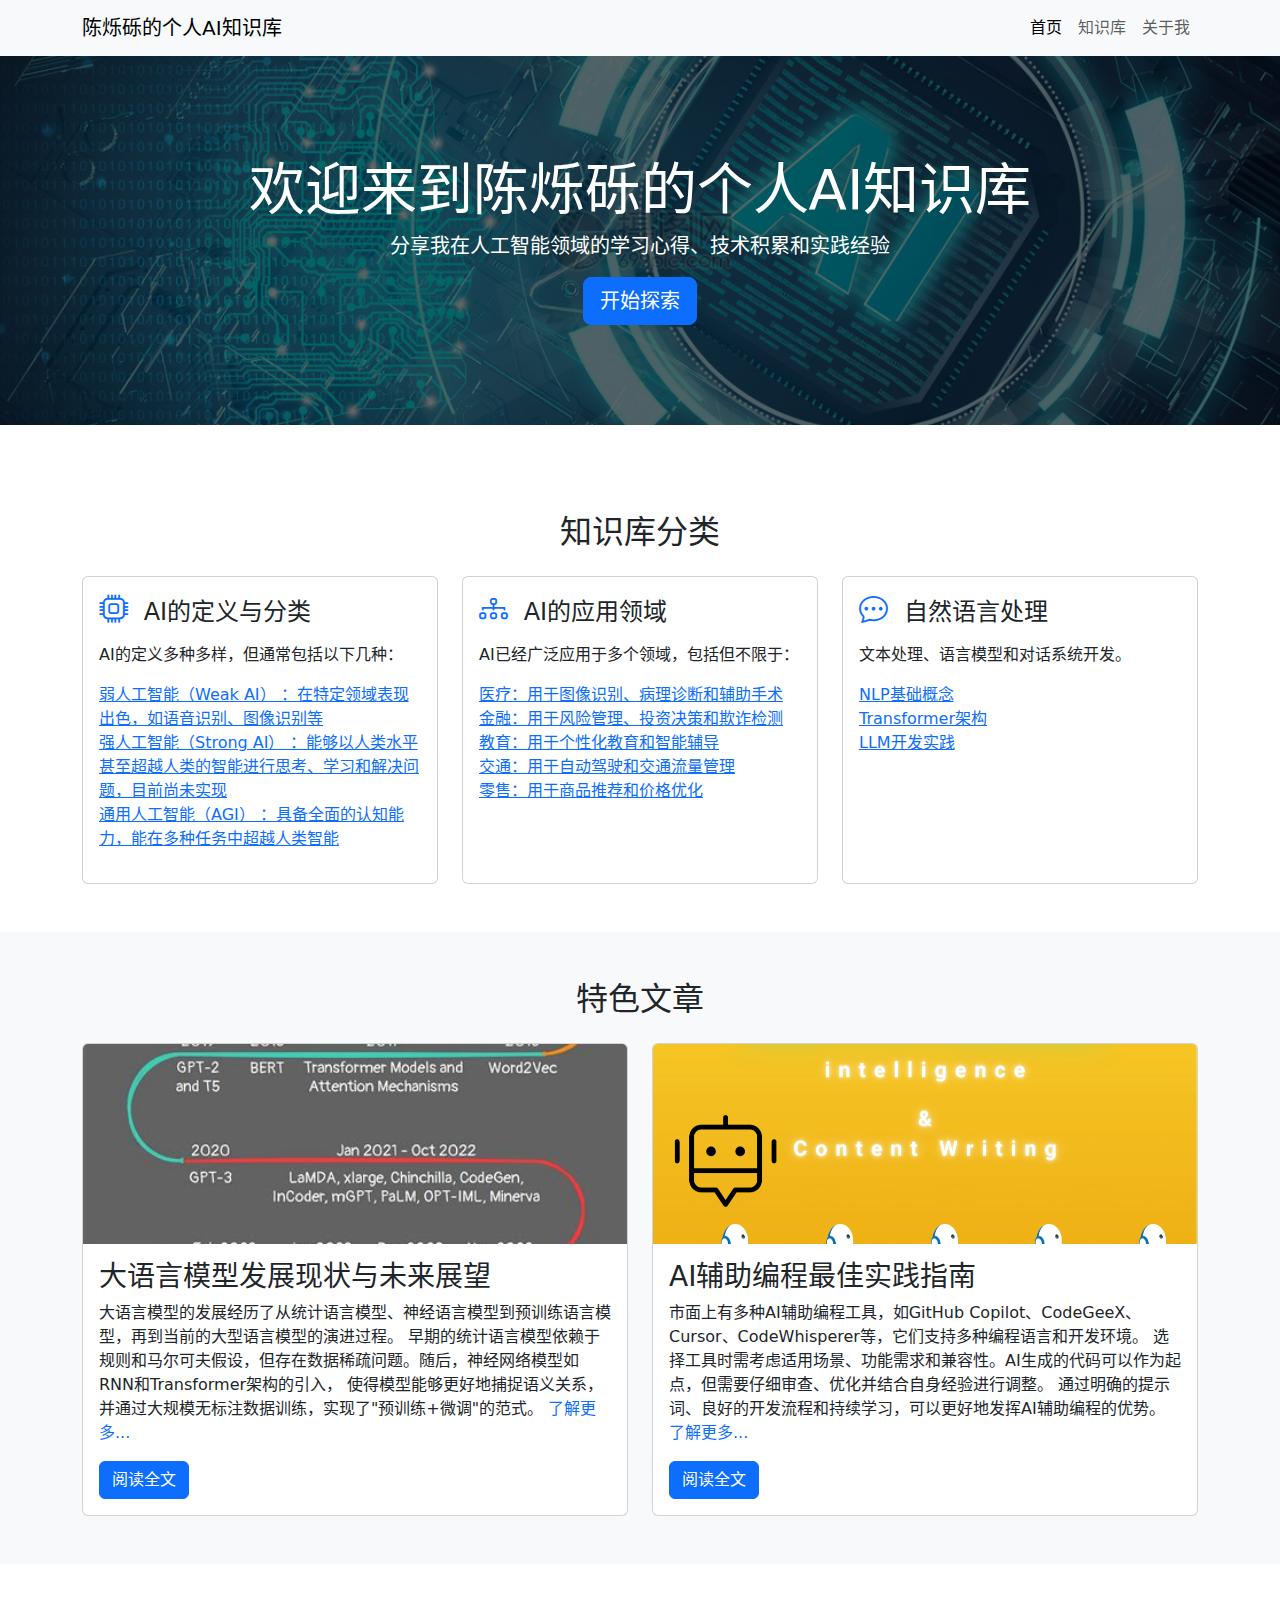
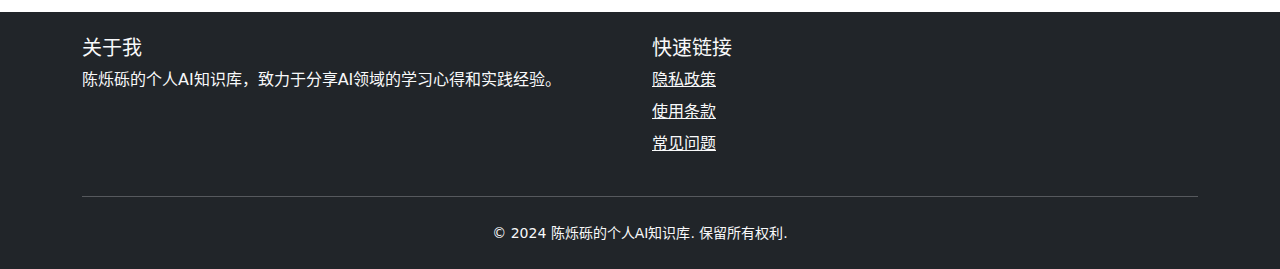
<file: index.html>
<!DOCTYPE html>
<html lang="zh-CN">
<head>
    <meta charset="UTF-8">
    <meta name="viewport" content="width=device-width, initial-scale=1.0">
    <title>陈烁砾的个人AI知识库</title>
    <link href="https://cdn.jsdelivr.net/npm/bootstrap@5.3.0/dist/css/bootstrap.min.css" rel="stylesheet">
    <link href="css/style.css" rel="stylesheet">
</head>
<body>
    <!-- 导航栏 -->
    <nav class="navbar navbar-expand-lg navbar-light bg-light fixed-top">
        <div class="container">
            <a class="navbar-brand" href="index.html">
                <span>陈烁砾的个人AI知识库</span>
            </a>
            <button class="navbar-toggler" type="button" data-bs-toggle="collapse" data-bs-target="#navbarNav">
                <span class="navbar-toggler-icon"></span>
            </button>
            <div class="collapse navbar-collapse" id="navbarNav">
                <ul class="navbar-nav ms-auto">
                    <li class="nav-item">
                        <a class="nav-link active" href="index.html">首页</a>
                    </li>
                    <li class="nav-item">
                        <a class="nav-link" href="knowledge-base.html">知识库</a>
                    </li>
                    <li class="nav-item">
                        <a class="nav-link" href="about.html">关于我</a>
                    </li>
                </ul>
            </div>
        </div>
    </nav>

    <!-- 欢迎区域 -->
    <header class="hero-section text-center">
        <div class="container">
            <h1 class="display-4">欢迎来到陈烁砾的个人AI知识库</h1>
            <p class="lead">分享我在人工智能领域的学习心得、技术积累和实践经验</p>
            <a href="knowledge-base.html" class="btn btn-primary btn-lg">开始探索</a>
        </div>
    </header>

    <!-- 知识库概览 -->
    <section class="knowledge-overview py-5">
        <div class="container">
            <h2 class="text-center mb-4">知识库分类</h2>
            <div class="row g-4">
                <div class="col-md-4">
                    <div class="card h-100">
                        <div class="card-body">
                            <h3 class="card-title">
                                <i class="bi bi-cpu"></i> AI的定义与分类
                            </h3>
                            <p class="card-text">AI的定义多种多样，但通常包括以下几种：</p>
                            <ul class="list-unstyled">
                                <li><a href="#">弱人工智能（Weak AI） ：在特定领域表现出色，如语音识别、图像识别等</a></li>
                                <li><a href="#">强人工智能（Strong AI） ：能够以人类水平甚至超越人类的智能进行思考、学习和解决问题，目前尚未实现</a></li>
                                <li><a href="#">通用人工智能（AGI） ：具备全面的认知能力，能在多种任务中超越人类智能</a></li>
                            </ul>
                        </div>
                    </div>
                </div>
                <div class="col-md-4">
                    <div class="card h-100">
                        <div class="card-body">
                            <h3 class="card-title">
                                <i class="bi bi-diagram-3"></i> AI的应用领域
                            </h3>
                            <p class="card-text">AI已经广泛应用于多个领域，包括但不限于：</p>
                            <ul class="list-unstyled">
                                <li><a href="#">医疗：用于图像识别、病理诊断和辅助手术</a></li>
                                <li><a href="#">金融：用于风险管理、投资决策和欺诈检测</a></li>
                                <li><a href="#">教育：用于个性化教育和智能辅导</a></li>
                                <li><a href="#">交通：用于自动驾驶和交通流量管理</a></li>
                                <li><a href="#">零售：用于商品推荐和价格优化</a></li>
                            </ul>
                        </div>
                    </div>
                </div>
                <div class="col-md-4">
                    <div class="card h-100">
                        <div class="card-body">
                            <h3 class="card-title">
                                <i class="bi bi-chat-dots"></i> 自然语言处理
                            </h3>
                            <p class="card-text">文本处理、语言模型和对话系统开发。</p>
                            <ul class="list-unstyled">
                                <li><a href="#">NLP基础概念</a></li>
                                <li><a href="#">Transformer架构</a></li>
                                <li><a href="#">LLM开发实践</a></li>
                            </ul>
                        </div>
                    </div>
                </div>
            </div>
        </div>
    </section>

    <!-- 特色文章 -->
    <section class="featured-articles bg-light py-5">
        <div class="container">
            <h2 class="text-center mb-4">特色文章</h2>
            <div class="row g-4">
                <div class="col-lg-6">
                    <div class="card">
                        <img src="imgs/图片.png" class="card-img-top" alt="大语言模型发展现状与未来展望">
                        <div class="card-body">
                            <h3 class="card-title">大语言模型发展现状与未来展望</h3>
                            <p class="card-text">
                                大语言模型的发展经历了从统计语言模型、神经语言模型到预训练语言模型，再到当前的大型语言模型的演进过程。
                                早期的统计语言模型依赖于规则和马尔可夫假设，但存在数据稀疏问题。随后，神经网络模型如RNN和Transformer架构的引入，
                                使得模型能够更好地捕捉语义关系，并通过大规模无标注数据训练，实现了"预训练+微调"的范式。
                                <a href="article.html" class="text-decoration-none">了解更多...</a>
                            </p>
                            <a href="article.html" class="btn btn-primary">阅读全文</a>
                        </div>
                    </div>
                </div>
                <div class="col-lg-6">
                    <div class="card">
                        <img src="imgs/AI.png" class="card-img-top" alt="AI辅助编程最佳实践指南">
                        <div class="card-body">
                            <h3 class="card-title">AI辅助编程最佳实践指南</h3>
                            <p class="card-text">
                                市面上有多种AI辅助编程工具，如GitHub Copilot、CodeGeeX、Cursor、CodeWhisperer等，它们支持多种编程语言和开发环境。
                                选择工具时需考虑适用场景、功能需求和兼容性。AI生成的代码可以作为起点，但需要仔细审查、优化并结合自身经验进行调整。
                                通过明确的提示词、良好的开发流程和持续学习，可以更好地发挥AI辅助编程的优势。
                                <a href="article2.html" class="text-decoration-none">了解更多...</a>
                            </p>
                            <a href="article2.html" class="btn btn-primary">阅读全文</a>
                        </div>
                    </div>
                </div>
            </div>
        </div>
    </section>

    <!-- 页脚 -->
    <footer class="bg-dark text-light py-4 mt-5">
        <div class="container">
            <div class="row">
                <div class="col-md-6">
                    <h5>关于我</h5>
                    <p>陈烁砾的个人AI知识库，致力于分享AI领域的学习心得和实践经验。</p>
                </div>
                <div class="col-md-6">
                    <h5>快速链接</h5>
                    <ul class="list-unstyled">
                        <li><a href="#" class="text-light">隐私政策</a></li>
                        <li><a href="#" class="text-light">使用条款</a></li>
                        <li><a href="#" class="text-light">常见问题</a></li>
                    </ul>
                </div>
            </div>
            <hr class="my-4">
            <div class="text-center">
                <small>&copy; 2024 陈烁砾的个人AI知识库. 保留所有权利.</small>
            </div>
        </div>
    </footer>

    <!-- 在 body 结束标签前添加 Bootstrap Icons 和 Bootstrap JS -->
    <link rel="stylesheet" href="https://cdn.jsdelivr.net/npm/bootstrap-icons@1.11.0/font/bootstrap-icons.css">
    <script src="https://cdn.jsdelivr.net/npm/bootstrap@5.3.0/dist/js/bootstrap.bundle.min.js"></script>
</body>
</html>
</file>
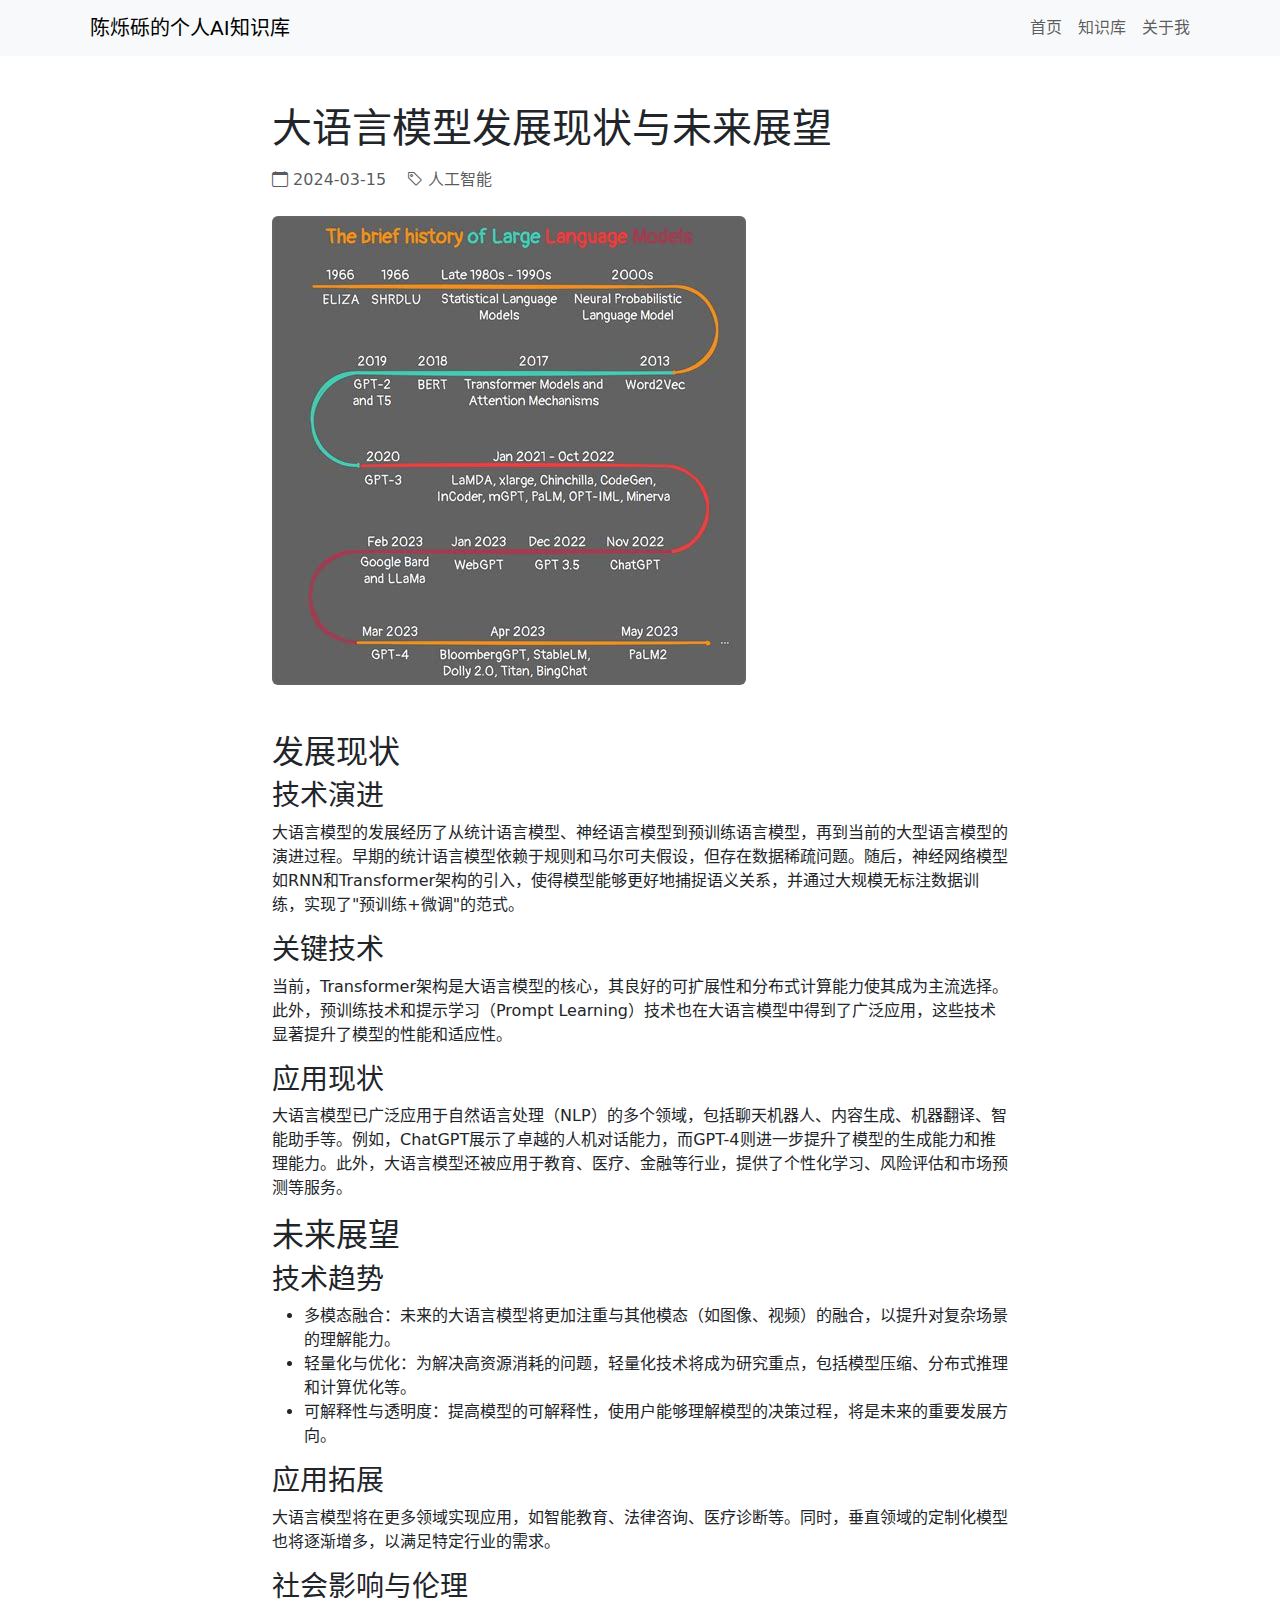
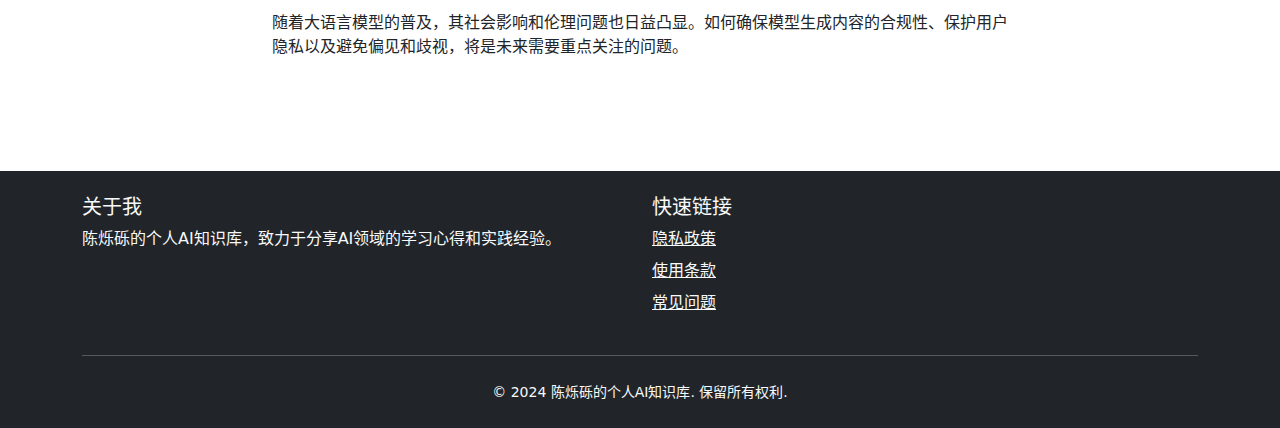
<file: article.html>
<!DOCTYPE html>
<html lang="zh-CN">
<head>
    <meta charset="UTF-8">
    <meta name="viewport" content="width=device-width, initial-scale=1.0">
    <title>文章详情 - 陈烁砾的个人AI知识库</title>
    <link href="https://cdn.jsdelivr.net/npm/bootstrap@5.3.0/dist/css/bootstrap.min.css" rel="stylesheet">
    <link href="https://cdn.jsdelivr.net/npm/bootstrap-icons@1.11.0/font/bootstrap-icons.css" rel="stylesheet">
    <link href="css/style.css" rel="stylesheet">
</head>
<body>
    <!-- 导航栏 -->
    <nav class="navbar navbar-expand-lg navbar-light bg-light fixed-top">
        <div class="container">
            <a class="navbar-brand" href="index.html">
                <span class="ms-2">陈烁砾的个人AI知识库</span>
            </a>
            <button class="navbar-toggler" type="button" data-bs-toggle="collapse" data-bs-target="#navbarNav">
                <span class="navbar-toggler-icon"></span>
            </button>
            <div class="collapse navbar-collapse" id="navbarNav">
                <ul class="navbar-nav ms-auto">
                    <li class="nav-item">
                        <a class="nav-link" href="index.html">首页</a>
                    </li>
                    <li class="nav-item">
                        <a class="nav-link" href="knowledge-base.html">知识库</a>
                    </li>
                    <li class="nav-item">
                        <a class="nav-link" href="about.html">关于我</a>
                    </li>
                </ul>
            </div>
        </div>
    </nav>

    <!-- 文章内容 -->
    <article class="article-content py-5">
        <div class="container">
            <div class="row justify-content-center">
                <div class="col-lg-8">
                    <header class="article-header mb-4">
                        <h1 class="mb-3">大语言模型发展现状与未来展望</h1>
                        <div class="article-meta text-muted mb-4">
                            <span><i class="bi bi-calendar"></i> 2024-03-15</span>
                            <span class="ms-3"><i class="bi bi-tag"></i> 人工智能</span>
                        </div>
                        <img src="imgs/图片.png" class="img-fluid rounded mb-4" alt="大语言模型发展现状与未来展望">
                    </header>

                    <div class="article-body">
                        <h2>发展现状</h2>
                        <h3>技术演进</h3>
                        <p>大语言模型的发展经历了从统计语言模型、神经语言模型到预训练语言模型，再到当前的大型语言模型的演进过程。早期的统计语言模型依赖于规则和马尔可夫假设，但存在数据稀疏问题。随后，神经网络模型如RNN和Transformer架构的引入，使得模型能够更好地捕捉语义关系，并通过大规模无标注数据训练，实现了"预训练+微调"的范式。</p>

                        <h3>关键技术</h3>
                        <p>当前，Transformer架构是大语言模型的核心，其良好的可扩展性和分布式计算能力使其成为主流选择。此外，预训练技术和提示学习（Prompt Learning）技术也在大语言模型中得到了广泛应用，这些技术显著提升了模型的性能和适应性。</p>

                        <h3>应用现状</h3>
                        <p>大语言模型已广泛应用于自然语言处理（NLP）的多个领域，包括聊天机器人、内容生成、机器翻译、智能助手等。例如，ChatGPT展示了卓越的人机对话能力，而GPT-4则进一步提升了模型的生成能力和推理能力。此外，大语言模型还被应用于教育、医疗、金融等行业，提供了个性化学习、风险评估和市场预测等服务。</p>

                        <h2>未来展望</h2>
                        <h3>技术趋势</h3>
                        <ul>
                            <li>多模态融合：未来的大语言模型将更加注重与其他模态（如图像、视频）的融合，以提升对复杂场景的理解能力。</li>
                            <li>轻量化与优化：为解决高资源消耗的问题，轻量化技术将成为研究重点，包括模型压缩、分布式推理和计算优化等。</li>
                            <li>可解释性与透明度：提高模型的可解释性，使用户能够理解模型的决策过程，将是未来的重要发展方向。</li>
                        </ul>

                        <h3>应用拓展</h3>
                        <p>大语言模型将在更多领域实现应用，如智能教育、法律咨询、医疗诊断等。同时，垂直领域的定制化模型也将逐渐增多，以满足特定行业的需求。</p>

                        <h3>社会影响与伦理</h3>
                        <p>随着大语言模型的普及，其社会影响和伦理问题也日益凸显。如何确保模型生成内容的合规性、保护用户隐私以及避免偏见和歧视，将是未来需要重点关注的问题。</p>
                    </div>
                </div>
            </div>
        </div>
    </article>

    <!-- 页脚 -->
    <footer class="bg-dark text-light py-4 mt-5">
        <div class="container">
            <div class="row">
                <div class="col-md-6">
                    <h5>关于我</h5>
                    <p>陈烁砾的个人AI知识库，致力于分享AI领域的学习心得和实践经验。</p>
                </div>
                <div class="col-md-6">
                    <h5>快速链接</h5>
                    <ul class="list-unstyled">
                        <li><a href="#" class="text-light">隐私政策</a></li>
                        <li><a href="#" class="text-light">使用条款</a></li>
                        <li><a href="#" class="text-light">常见问题</a></li>
                    </ul>
                </div>
            </div>
            <hr class="my-4">
            <div class="text-center">
                <small>&copy; 2024 陈烁砾的个人AI知识库. 保留所有权利.</small>
            </div>
        </div>
    </footer>

    <script src="https://cdn.jsdelivr.net/npm/bootstrap@5.3.0/dist/js/bootstrap.bundle.min.js"></script>
</body>
</html>
</file>
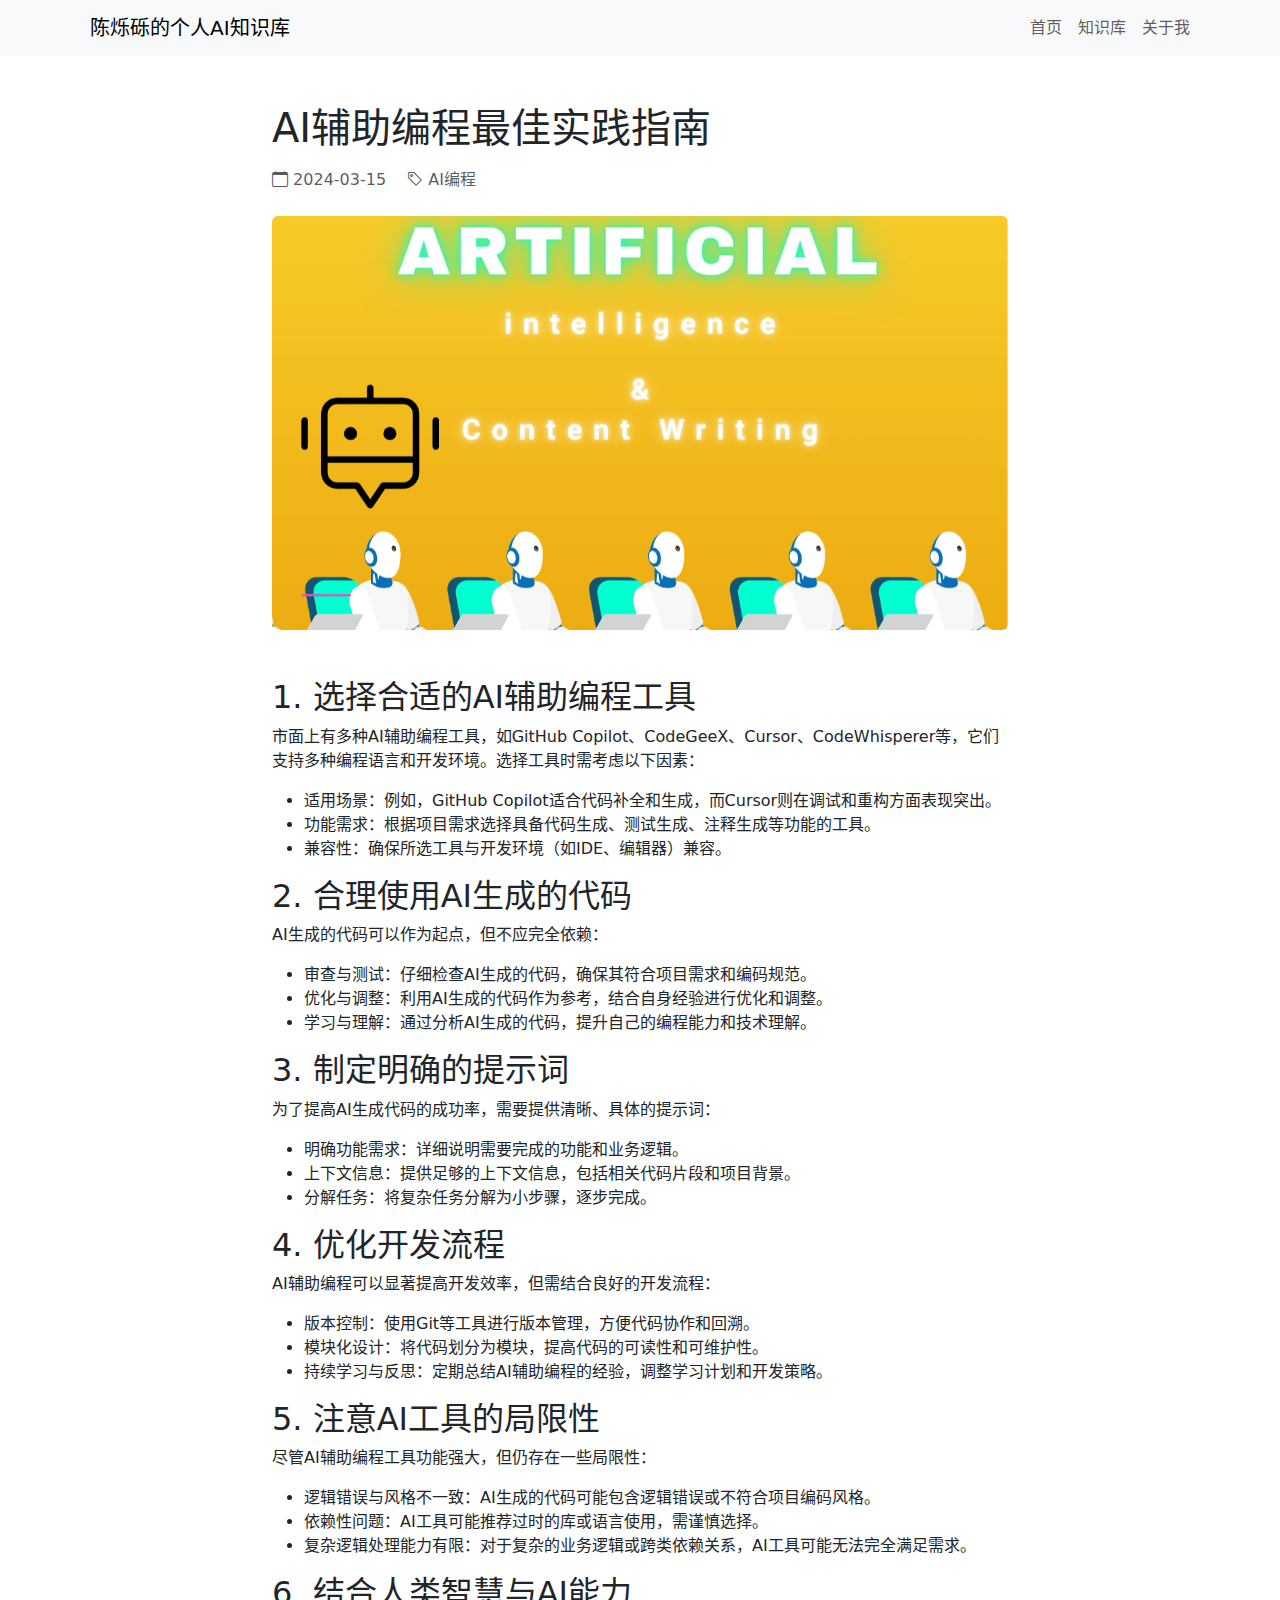
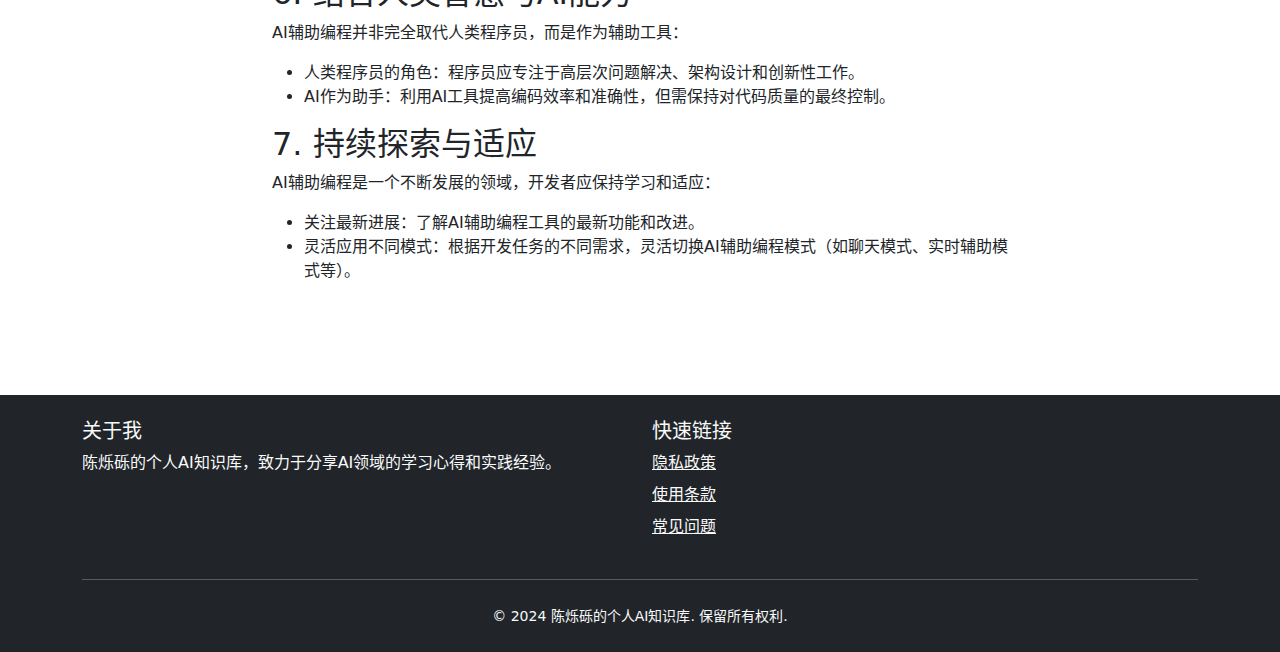
<file: article2.html>
<!DOCTYPE html>
<html lang="zh-CN">
<head>
    <meta charset="UTF-8">
    <meta name="viewport" content="width=device-width, initial-scale=1.0">
    <title>AI辅助编程最佳实践指南 - 陈烁砾的个人AI知识库</title>
    <link href="https://cdn.jsdelivr.net/npm/bootstrap@5.3.0/dist/css/bootstrap.min.css" rel="stylesheet">
    <link href="https://cdn.jsdelivr.net/npm/bootstrap-icons@1.11.0/font/bootstrap-icons.css" rel="stylesheet">
    <link href="css/style.css" rel="stylesheet">
</head>
<body>
    <!-- 导航栏 -->
    <nav class="navbar navbar-expand-lg navbar-light bg-light fixed-top">
        <div class="container">
            <a class="navbar-brand" href="index.html">
                <span class="ms-2">陈烁砾的个人AI知识库</span>
            </a>
            <button class="navbar-toggler" type="button" data-bs-toggle="collapse" data-bs-target="#navbarNav">
                <span class="navbar-toggler-icon"></span>
            </button>
            <div class="collapse navbar-collapse" id="navbarNav">
                <ul class="navbar-nav ms-auto">
                    <li class="nav-item">
                        <a class="nav-link" href="index.html">首页</a>
                    </li>
                    <li class="nav-item">
                        <a class="nav-link" href="knowledge-base.html">知识库</a>
                    </li>
                    <li class="nav-item">
                        <a class="nav-link" href="about.html">关于我</a>
                    </li>
                </ul>
            </div>
        </div>
    </nav>

    <!-- 文章内容 -->
    <article class="article-content py-5">
        <div class="container">
            <div class="row justify-content-center">
                <div class="col-lg-8">
                    <header class="article-header mb-4">
                        <h1 class="mb-3">AI辅助编程最佳实践指南</h1>
                        <div class="article-meta text-muted mb-4">
                            <span><i class="bi bi-calendar"></i> 2024-03-15</span>
                            <span class="ms-3"><i class="bi bi-tag"></i> AI编程</span>
                        </div>
                        <img src="imgs/AI.png" class="img-fluid rounded mb-4" alt="AI辅助编程最佳实践指南">
                    </header>

                    <div class="article-body">
                        <h2>1. 选择合适的AI辅助编程工具</h2>
                        <p>市面上有多种AI辅助编程工具，如GitHub Copilot、CodeGeeX、Cursor、CodeWhisperer等，它们支持多种编程语言和开发环境。选择工具时需考虑以下因素：</p>
                        <ul>
                            <li>适用场景：例如，GitHub Copilot适合代码补全和生成，而Cursor则在调试和重构方面表现突出。</li>
                            <li>功能需求：根据项目需求选择具备代码生成、测试生成、注释生成等功能的工具。</li>
                            <li>兼容性：确保所选工具与开发环境（如IDE、编辑器）兼容。</li>
                        </ul>

                        <h2>2. 合理使用AI生成的代码</h2>
                        <p>AI生成的代码可以作为起点，但不应完全依赖：</p>
                        <ul>
                            <li>审查与测试：仔细检查AI生成的代码，确保其符合项目需求和编码规范。</li>
                            <li>优化与调整：利用AI生成的代码作为参考，结合自身经验进行优化和调整。</li>
                            <li>学习与理解：通过分析AI生成的代码，提升自己的编程能力和技术理解。</li>
                        </ul>

                        <h2>3. 制定明确的提示词</h2>
                        <p>为了提高AI生成代码的成功率，需要提供清晰、具体的提示词：</p>
                        <ul>
                            <li>明确功能需求：详细说明需要完成的功能和业务逻辑。</li>
                            <li>上下文信息：提供足够的上下文信息，包括相关代码片段和项目背景。</li>
                            <li>分解任务：将复杂任务分解为小步骤，逐步完成。</li>
                        </ul>

                        <h2>4. 优化开发流程</h2>
                        <p>AI辅助编程可以显著提高开发效率，但需结合良好的开发流程：</p>
                        <ul>
                            <li>版本控制：使用Git等工具进行版本管理，方便代码协作和回溯。</li>
                            <li>模块化设计：将代码划分为模块，提高代码的可读性和可维护性。</li>
                            <li>持续学习与反思：定期总结AI辅助编程的经验，调整学习计划和开发策略。</li>
                        </ul>

                        <h2>5. 注意AI工具的局限性</h2>
                        <p>尽管AI辅助编程工具功能强大，但仍存在一些局限性：</p>
                        <ul>
                            <li>逻辑错误与风格不一致：AI生成的代码可能包含逻辑错误或不符合项目编码风格。</li>
                            <li>依赖性问题：AI工具可能推荐过时的库或语言使用，需谨慎选择。</li>
                            <li>复杂逻辑处理能力有限：对于复杂的业务逻辑或跨类依赖关系，AI工具可能无法完全满足需求。</li>
                        </ul>

                        <h2>6. 结合人类智慧与AI能力</h2>
                        <p>AI辅助编程并非完全取代人类程序员，而是作为辅助工具：</p>
                        <ul>
                            <li>人类程序员的角色：程序员应专注于高层次问题解决、架构设计和创新性工作。</li>
                            <li>AI作为助手：利用AI工具提高编码效率和准确性，但需保持对代码质量的最终控制。</li>
                        </ul>

                        <h2>7. 持续探索与适应</h2>
                        <p>AI辅助编程是一个不断发展的领域，开发者应保持学习和适应：</p>
                        <ul>
                            <li>关注最新进展：了解AI辅助编程工具的最新功能和改进。</li>
                            <li>灵活应用不同模式：根据开发任务的不同需求，灵活切换AI辅助编程模式（如聊天模式、实时辅助模式等）。</li>
                        </ul>
                    </div>
                </div>
            </div>
        </div>
    </article>

    <!-- 页脚 -->
    <footer class="bg-dark text-light py-4 mt-5">
        <div class="container">
            <div class="row">
                <div class="col-md-6">
                    <h5>关于我</h5>
                    <p>陈烁砾的个人AI知识库，致力于分享AI领域的学习心得和实践经验。</p>
                </div>
                <div class="col-md-6">
                    <h5>快速链接</h5>
                    <ul class="list-unstyled">
                        <li><a href="#" class="text-light">隐私政策</a></li>
                        <li><a href="#" class="text-light">使用条款</a></li>
                        <li><a href="#" class="text-light">常见问题</a></li>
                    </ul>
                </div>
            </div>
            <hr class="my-4">
            <div class="text-center">
                <small>&copy; 2024 陈烁砾的个人AI知识库. 保留所有权利.</small>
            </div>
        </div>
    </footer>

    <script src="https://cdn.jsdelivr.net/npm/bootstrap@5.3.0/dist/js/bootstrap.bundle.min.js"></script>
</body>
</html>
</file>
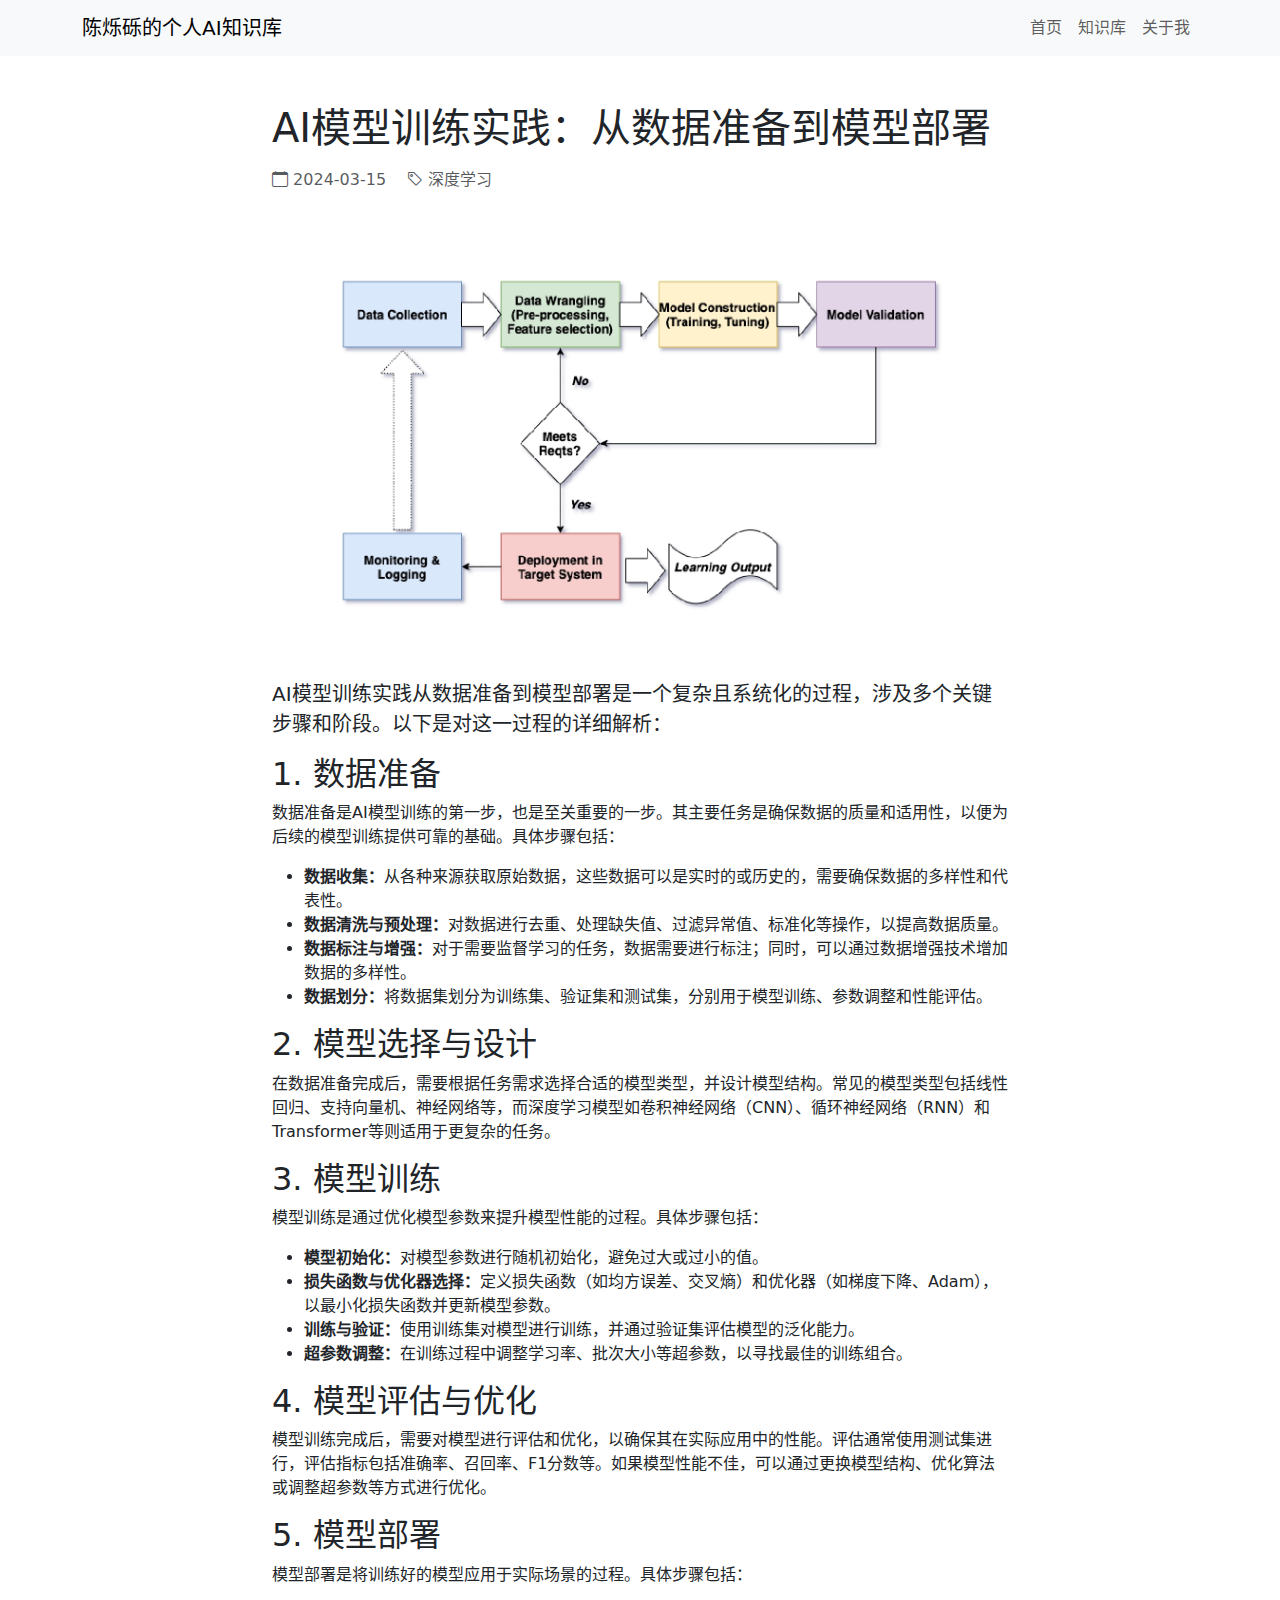
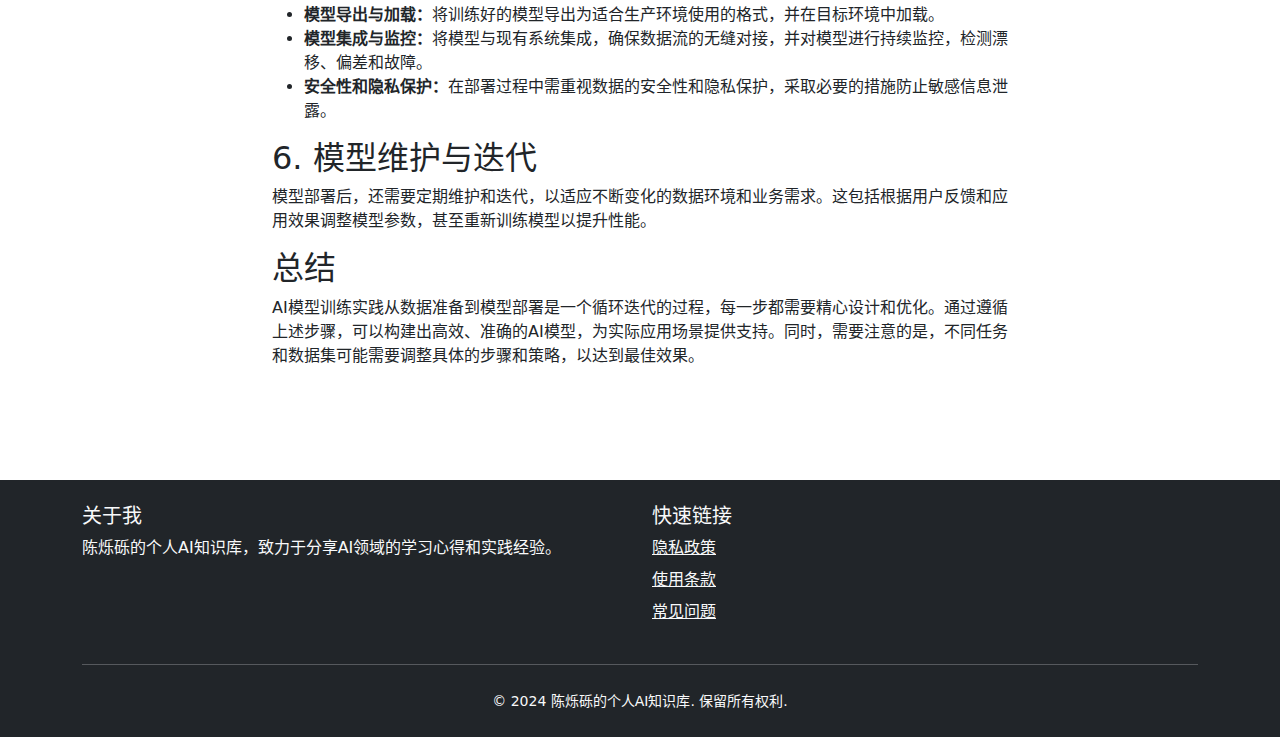
<file: article3.html>
<!DOCTYPE html>
<html lang="zh-CN">
<head>
    <meta charset="UTF-8">
    <meta name="viewport" content="width=device-width, initial-scale=1.0">
    <title>AI模型训练实践：从数据准备到模型部署 - 陈烁砾的个人AI知识库</title>
    <link href="https://cdn.jsdelivr.net/npm/bootstrap@5.3.0/dist/css/bootstrap.min.css" rel="stylesheet">
    <link href="https://cdn.jsdelivr.net/npm/bootstrap-icons@1.11.0/font/bootstrap-icons.css" rel="stylesheet">
    <link href="css/style.css" rel="stylesheet">
</head>
<body>
    <!-- 导航栏 -->
    <nav class="navbar navbar-expand-lg navbar-light bg-light fixed-top">
        <div class="container">
            <a class="navbar-brand" href="index.html">
                <span>陈烁砾的个人AI知识库</span>
            </a>
            <button class="navbar-toggler" type="button" data-bs-toggle="collapse" data-bs-target="#navbarNav">
                <span class="navbar-toggler-icon"></span>
            </button>
            <div class="collapse navbar-collapse" id="navbarNav">
                <ul class="navbar-nav ms-auto">
                    <li class="nav-item">
                        <a class="nav-link" href="index.html">首页</a>
                    </li>
                    <li class="nav-item">
                        <a class="nav-link" href="knowledge-base.html">知识库</a>
                    </li>
                    <li class="nav-item">
                        <a class="nav-link" href="about.html">关于我</a>
                    </li>
                </ul>
            </div>
        </div>
    </nav>

    <!-- 文章内容 -->
    <article class="article-content py-5">
        <div class="container">
            <div class="row justify-content-center">
                <div class="col-lg-8">
                    <header class="article-header mb-4">
                        <h1 class="mb-3">AI模型训练实践：从数据准备到模型部署</h1>
                        <div class="article-meta text-muted mb-4">
                            <span><i class="bi bi-calendar"></i> 2024-03-15</span>
                            <span class="ms-3"><i class="bi bi-tag"></i> 深度学习</span>
                        </div>
                        <img src="imgs/屏幕截图_24-12-2024_225733_metaso.cn.jpeg" class="img-fluid rounded mb-4" alt="AI模型训练实践">
                    </header>

                    <div class="article-body">
                        <p class="lead">AI模型训练实践从数据准备到模型部署是一个复杂且系统化的过程，涉及多个关键步骤和阶段。以下是对这一过程的详细解析：</p>

                        <h2>1. 数据准备</h2>
                        <p>数据准备是AI模型训练的第一步，也是至关重要的一步。其主要任务是确保数据的质量和适用性，以便为后续的模型训练提供可靠的基础。具体步骤包括：</p>
                        <ul>
                            <li><strong>数据收集：</strong>从各种来源获取原始数据，这些数据可以是实时的或历史的，需要确保数据的多样性和代表性。</li>
                            <li><strong>数据清洗与预处理：</strong>对数据进行去重、处理缺失值、过滤异常值、标准化等操作，以提高数据质量。</li>
                            <li><strong>数据标注与增强：</strong>对于需要监督学习的任务，数据需要进行标注；同时，可以通过数据增强技术增加数据的多样性。</li>
                            <li><strong>数据划分：</strong>将数据集划分为训练集、验证集和测试集，分别用于模型训练、参数调整和性能评估。</li>
                        </ul>

                        <h2>2. 模型选择与设计</h2>
                        <p>在数据准备完成后，需要根据任务需求选择合适的模型类型，并设计模型结构。常见的模型类型包括线性回归、支持向量机、神经网络等，而深度学习模型如卷积神经网络（CNN）、循环神经网络（RNN）和Transformer等则适用于更复杂的任务。</p>

                        <h2>3. 模型训练</h2>
                        <p>模型训练是通过优化模型参数来提升模型性能的过程。具体步骤包括：</p>
                        <ul>
                            <li><strong>模型初始化：</strong>对模型参数进行随机初始化，避免过大或过小的值。</li>
                            <li><strong>损失函数与优化器选择：</strong>定义损失函数（如均方误差、交叉熵）和优化器（如梯度下降、Adam），以最小化损失函数并更新模型参数。</li>
                            <li><strong>训练与验证：</strong>使用训练集对模型进行训练，并通过验证集评估模型的泛化能力。</li>
                            <li><strong>超参数调整：</strong>在训练过程中调整学习率、批次大小等超参数，以寻找最佳的训练组合。</li>
                        </ul>

                        <h2>4. 模型评估与优化</h2>
                        <p>模型训练完成后，需要对模型进行评估和优化，以确保其在实际应用中的性能。评估通常使用测试集进行，评估指标包括准确率、召回率、F1分数等。如果模型性能不佳，可以通过更换模型结构、优化算法或调整超参数等方式进行优化。</p>

                        <h2>5. 模型部署</h2>
                        <p>模型部署是将训练好的模型应用于实际场景的过程。具体步骤包括：</p>
                        <ul>
                            <li><strong>模型导出与加载：</strong>将训练好的模型导出为适合生产环境使用的格式，并在目标环境中加载。</li>
                            <li><strong>模型集成与监控：</strong>将模型与现有系统集成，确保数据流的无缝对接，并对模型进行持续监控，检测漂移、偏差和故障。</li>
                            <li><strong>安全性和隐私保护：</strong>在部署过程中需重视数据的安全性和隐私保护，采取必要的措施防止敏感信息泄露。</li>
                        </ul>

                        <h2>6. 模型维护与迭代</h2>
                        <p>模型部署后，还需要定期维护和迭代，以适应不断变化的数据环境和业务需求。这包括根据用户反馈和应用效果调整模型参数，甚至重新训练模型以提升性能。</p>

                        <h2>总结</h2>
                        <p>AI模型训练实践从数据准备到模型部署是一个循环迭代的过程，每一步都需要精心设计和优化。通过遵循上述步骤，可以构建出高效、准确的AI模型，为实际应用场景提供支持。同时，需要注意的是，不同任务和数据集可能需要调整具体的步骤和策略，以达到最佳效果。</p>
                    </div>
                </div>
            </div>
        </div>
    </article>

    <!-- 页脚 -->
    <footer class="bg-dark text-light py-4 mt-5">
        <div class="container">
            <div class="row">
                <div class="col-md-6">
                    <h5>关于我</h5>
                    <p>陈烁砾的个人AI知识库，致力于分享AI领域的学习心得和实践经验。</p>
                </div>
                <div class="col-md-6">
                    <h5>快速链接</h5>
                    <ul class="list-unstyled">
                        <li><a href="#" class="text-light">隐私政策</a></li>
                        <li><a href="#" class="text-light">使用条款</a></li>
                        <li><a href="#" class="text-light">常见问题</a></li>
                    </ul>
                </div>
            </div>
            <hr class="my-4">
            <div class="text-center">
                <small>&copy; 2024 陈烁砾的个人AI知识库. 保留所有权利.</small>
            </div>
        </div>
    </footer>

    <script src="https://cdn.jsdelivr.net/npm/bootstrap@5.3.0/dist/js/bootstrap.bundle.min.js"></script>
</body>
</html>
</file>
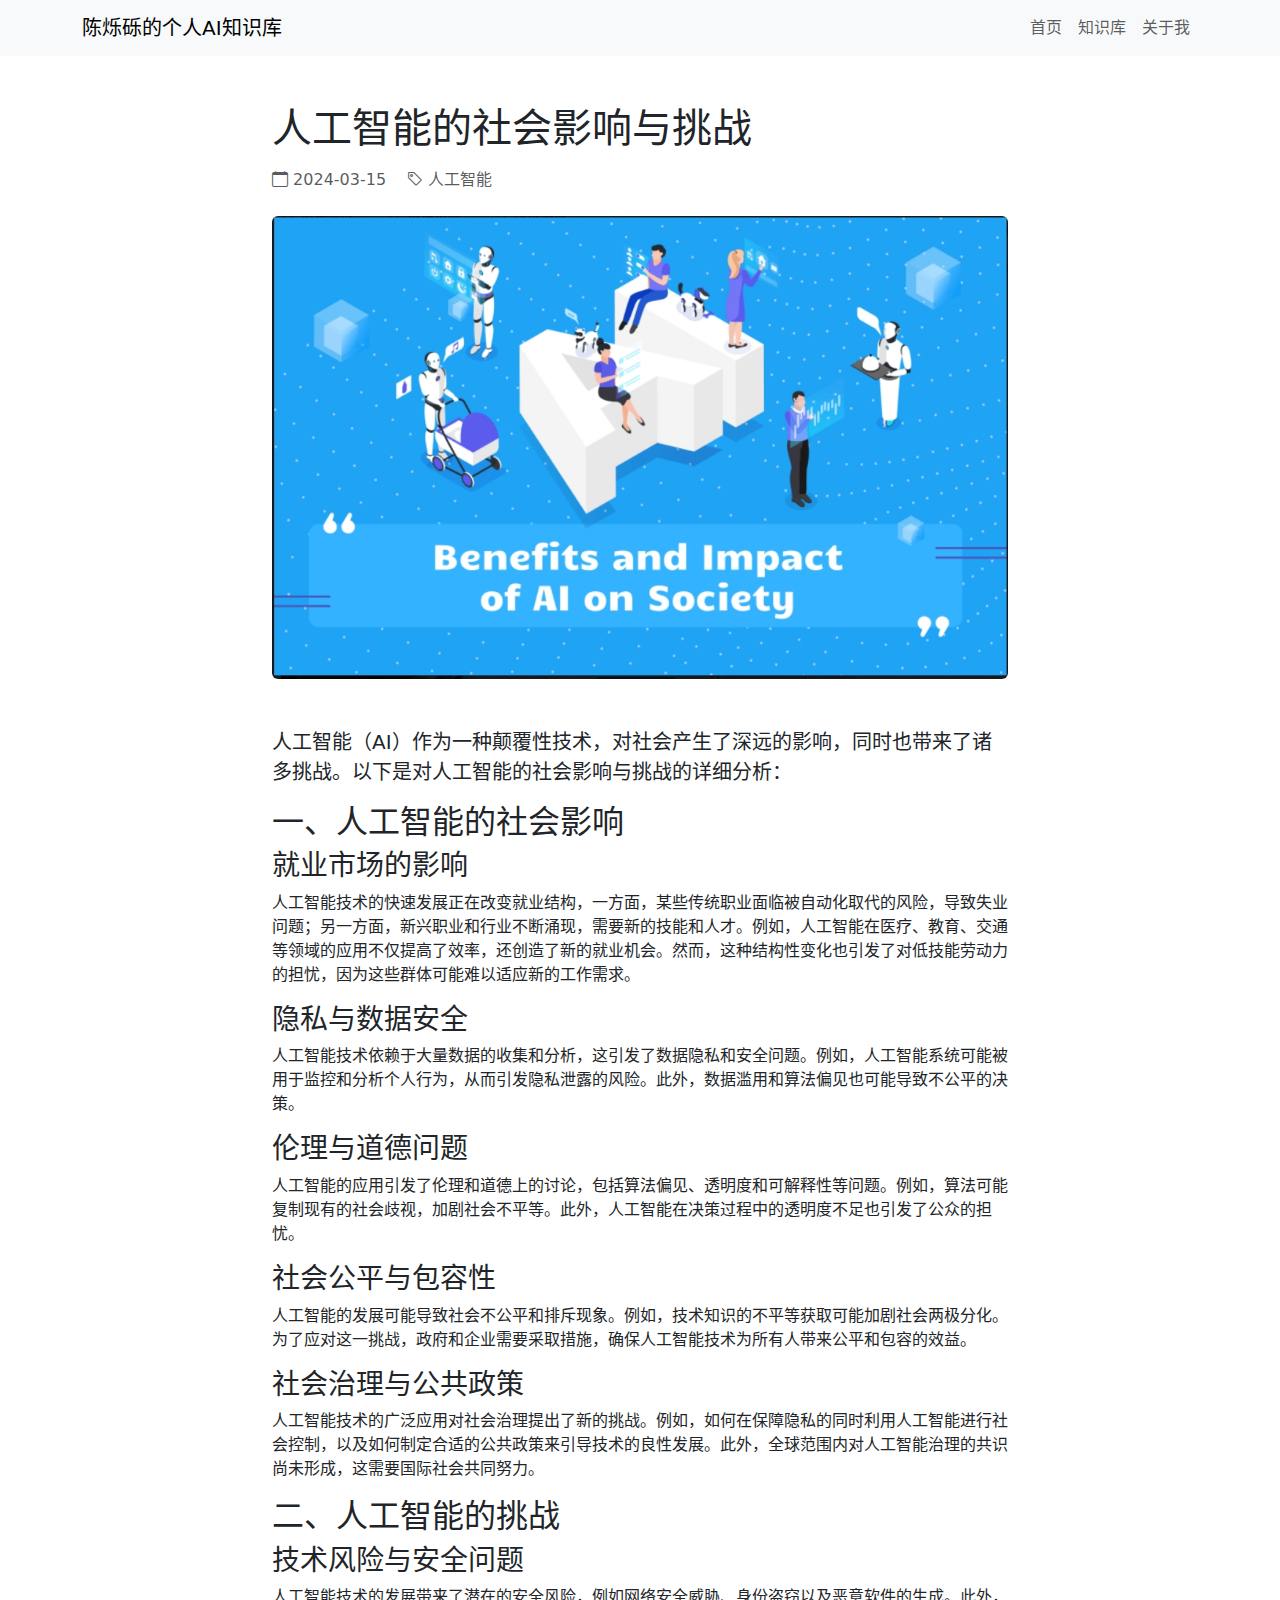
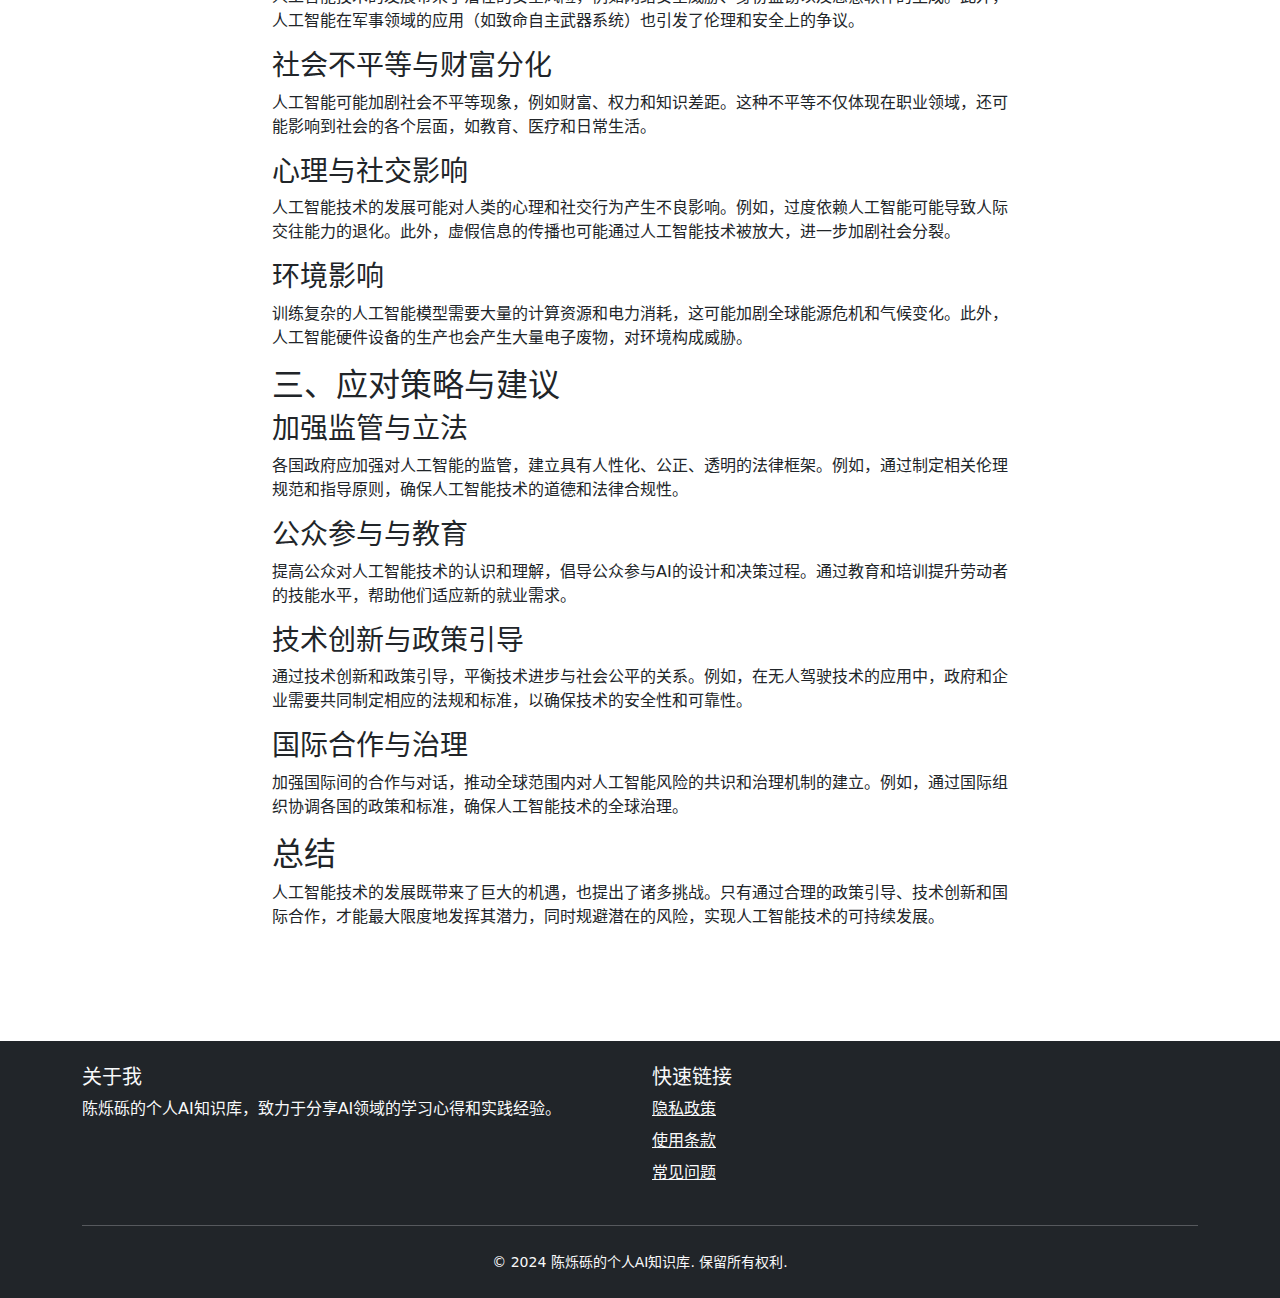
<file: article4.html>
<!DOCTYPE html>
<html lang="zh-CN">
<head>
    <meta charset="UTF-8">
    <meta name="viewport" content="width=device-width, initial-scale=1.0">
    <title>人工智能的社会影响与挑战 - 陈烁砾的个人AI知识库</title>
    <link href="https://cdn.jsdelivr.net/npm/bootstrap@5.3.0/dist/css/bootstrap.min.css" rel="stylesheet">
    <link href="https://cdn.jsdelivr.net/npm/bootstrap-icons@1.11.0/font/bootstrap-icons.css" rel="stylesheet">
    <link href="css/style.css" rel="stylesheet">
</head>
<body>
    <!-- 导航栏 -->
    <nav class="navbar navbar-expand-lg navbar-light bg-light fixed-top">
        <div class="container">
            <a class="navbar-brand" href="index.html">
                <span>陈烁砾的个人AI知识库</span>
            </a>
            <button class="navbar-toggler" type="button" data-bs-toggle="collapse" data-bs-target="#navbarNav">
                <span class="navbar-toggler-icon"></span>
            </button>
            <div class="collapse navbar-collapse" id="navbarNav">
                <ul class="navbar-nav ms-auto">
                    <li class="nav-item">
                        <a class="nav-link" href="index.html">首页</a>
                    </li>
                    <li class="nav-item">
                        <a class="nav-link" href="knowledge-base.html">知识库</a>
                    </li>
                    <li class="nav-item">
                        <a class="nav-link" href="about.html">关于我</a>
                    </li>
                </ul>
            </div>
        </div>
    </nav>

    <!-- 文章内容 -->
    <article class="article-content py-5">
        <div class="container">
            <div class="row justify-content-center">
                <div class="col-lg-8">
                    <header class="article-header mb-4">
                        <h1 class="mb-3">人工智能的社会影响与挑战</h1>
                        <div class="article-meta text-muted mb-4">
                            <span><i class="bi bi-calendar"></i> 2024-03-15</span>
                            <span class="ms-3"><i class="bi bi-tag"></i> 人工智能</span>
                        </div>
                        <img src="imgs/社会影响.jpeg" class="img-fluid rounded mb-4" alt="人工智能的社会影响与挑战">
                    </header>

                    <div class="article-body">
                        <p class="lead">人工智能（AI）作为一种颠覆性技术，对社会产生了深远的影响，同时也带来了诸多挑战。以下是对人工智能的社会影响与挑战的详细分析：</p>

                        <h2>一、人工智能的社会影响</h2>
                        
                        <h3>就业市场的影响</h3>
                        <p>人工智能技术的快速发展正在改变就业结构，一方面，某些传统职业面临被自动化取代的风险，导致失业问题；另一方面，新兴职业和行业不断涌现，需要新的技能和人才。例如，人工智能在医疗、教育、交通等领域的应用不仅提高了效率，还创造了新的就业机会。然而，这种结构性变化也引发了对低技能劳动力的担忧，因为这些群体可能难以适应新的工作需求。</p>

                        <h3>隐私与数据安全</h3>
                        <p>人工智能技术依赖于大量数据的收集和分析，这引发了数据隐私和安全问题。例如，人工智能系统可能被用于监控和分析个人行为，从而引发隐私泄露的风险。此外，数据滥用和算法偏见也可能导致不公平的决策。</p>

                        <h3>伦理与道德问题</h3>
                        <p>人工智能的应用引发了伦理和道德上的讨论，包括算法偏见、透明度和可解释性等问题。例如，算法可能复制现有的社会歧视，加剧社会不平等。此外，人工智能在决策过程中的透明度不足也引发了公众的担忧。</p>

                        <h3>社会公平与包容性</h3>
                        <p>人工智能的发展可能导致社会不公平和排斥现象。例如，技术知识的不平等获取可能加剧社会两极分化。为了应对这一挑战，政府和企业需要采取措施，确保人工智能技术为所有人带来公平和包容的效益。</p>

                        <h3>社会治理与公共政策</h3>
                        <p>人工智能技术的广泛应用对社会治理提出了新的挑战。例如，如何在保障隐私的同时利用人工智能进行社会控制，以及如何制定合适的公共政策来引导技术的良性发展。此外，全球范围内对人工智能治理的共识尚未形成，这需要国际社会共同努力。</p>

                        <h2>二、人工智能的挑战</h2>

                        <h3>技术风险与安全问题</h3>
                        <p>人工智能技术的发展带来了潜在的安全风险，例如网络安全威胁、身份盗窃以及恶意软件的生成。此外，人工智能在军事领域的应用（如致命自主武器系统）也引发了伦理和安全上的争议。</p>

                        <h3>社会不平等与财富分化</h3>
                        <p>人工智能可能加剧社会不平等现象，例如财富、权力和知识差距。这种不平等不仅体现在职业领域，还可能影响到社会的各个层面，如教育、医疗和日常生活。</p>

                        <h3>心理与社交影响</h3>
                        <p>人工智能技术的发展可能对人类的心理和社交行为产生不良影响。例如，过度依赖人工智能可能导致人际交往能力的退化。此外，虚假信息的传播也可能通过人工智能技术被放大，进一步加剧社会分裂。</p>

                        <h3>环境影响</h3>
                        <p>训练复杂的人工智能模型需要大量的计算资源和电力消耗，这可能加剧全球能源危机和气候变化。此外，人工智能硬件设备的生产也会产生大量电子废物，对环境构成威胁。</p>

                        <h2>三、应对策略与建议</h2>

                        <h3>加强监管与立法</h3>
                        <p>各国政府应加强对人工智能的监管，建立具有人性化、公正、透明的法律框架。例如，通过制定相关伦理规范和指导原则，确保人工智能技术的道德和法律合规性。</p>

                        <h3>公众参与与教育</h3>
                        <p>提高公众对人工智能技术的认识和理解，倡导公众参与AI的设计和决策过程。通过教育和培训提升劳动者的技能水平，帮助他们适应新的就业需求。</p>

                        <h3>技术创新与政策引导</h3>
                        <p>通过技术创新和政策引导，平衡技术进步与社会公平的关系。例如，在无人驾驶技术的应用中，政府和企业需要共同制定相应的法规和标准，以确保技术的安全性和可靠性。</p>

                        <h3>国际合作与治理</h3>
                        <p>加强国际间的合作与对话，推动全球范围内对人工智能风险的共识和治理机制的建立。例如，通过国际组织协调各国的政策和标准，确保人工智能技术的全球治理。</p>

                        <h2>总结</h2>
                        <p>人工智能技术的发展既带来了巨大的机遇，也提出了诸多挑战。只有通过合理的政策引导、技术创新和国际合作，才能最大限度地发挥其潜力，同时规避潜在的风险，实现人工智能技术的可持续发展。</p>
                    </div>
                </div>
            </div>
        </div>
    </article>

    <!-- 页脚 -->
    <footer class="bg-dark text-light py-4 mt-5">
        <div class="container">
            <div class="row">
                <div class="col-md-6">
                    <h5>关于我</h5>
                    <p>陈烁砾的个人AI知识库，致力于分享AI领域的学习心得和实践经验。</p>
                </div>
                <div class="col-md-6">
                    <h5>快速链接</h5>
                    <ul class="list-unstyled">
                        <li><a href="#" class="text-light">隐私政策</a></li>
                        <li><a href="#" class="text-light">使用条款</a></li>
                        <li><a href="#" class="text-light">常见问题</a></li>
                    </ul>
                </div>
            </div>
            <hr class="my-4">
            <div class="text-center">
                <small>&copy; 2024 陈烁砾的个人AI知识库. 保留所有权利.</small>
            </div>
        </div>
    </footer>

    <script src="https://cdn.jsdelivr.net/npm/bootstrap@5.3.0/dist/js/bootstrap.bundle.min.js"></script>
</body>
</html>
</file>
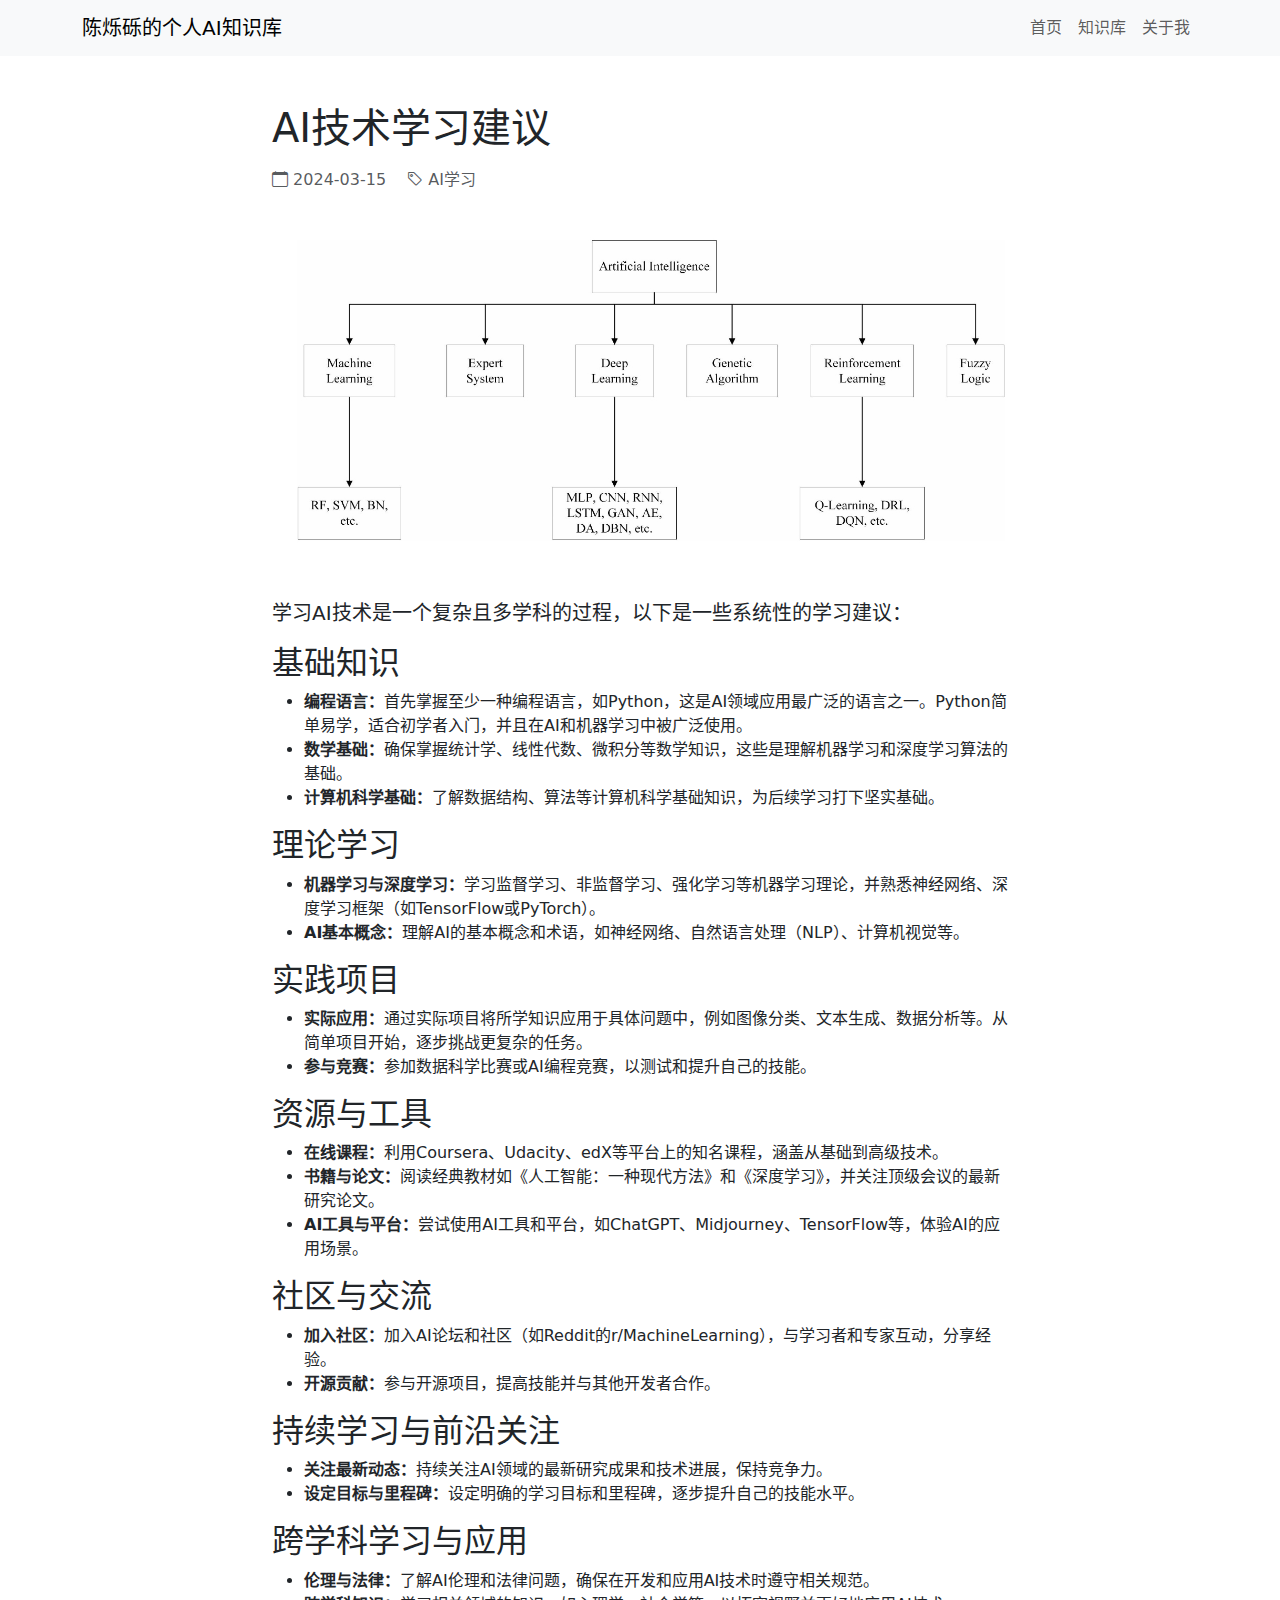
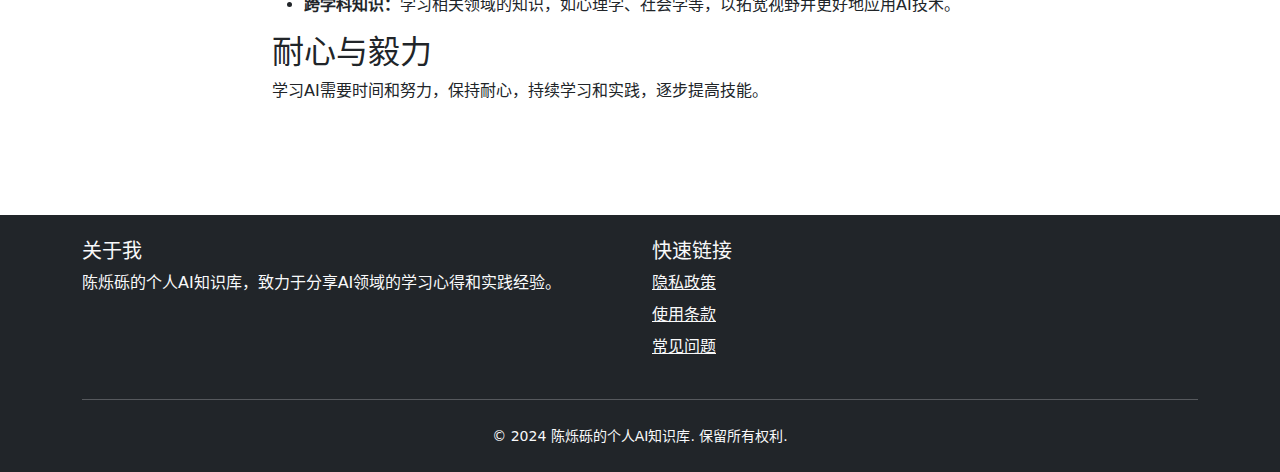
<file: article5.html>
<!DOCTYPE html>
<html lang="zh-CN">
<head>
    <meta charset="UTF-8">
    <meta name="viewport" content="width=device-width, initial-scale=1.0">
    <title>AI技术学习建议 - 陈烁砾的个人AI知识库</title>
    <link href="https://cdn.jsdelivr.net/npm/bootstrap@5.3.0/dist/css/bootstrap.min.css" rel="stylesheet">
    <link href="https://cdn.jsdelivr.net/npm/bootstrap-icons@1.11.0/font/bootstrap-icons.css" rel="stylesheet">
    <link href="css/style.css" rel="stylesheet">
</head>
<body>
    <!-- 导航栏 -->
    <nav class="navbar navbar-expand-lg navbar-light bg-light fixed-top">
        <div class="container">
            <a class="navbar-brand" href="index.html">
                <span>陈烁砾的个人AI知识库</span>
            </a>
            <button class="navbar-toggler" type="button" data-bs-toggle="collapse" data-bs-target="#navbarNav">
                <span class="navbar-toggler-icon"></span>
            </button>
            <div class="collapse navbar-collapse" id="navbarNav">
                <ul class="navbar-nav ms-auto">
                    <li class="nav-item">
                        <a class="nav-link" href="index.html">首页</a>
                    </li>
                    <li class="nav-item">
                        <a class="nav-link" href="knowledge-base.html">知识库</a>
                    </li>
                    <li class="nav-item">
                        <a class="nav-link" href="about.html">关于我</a>
                    </li>
                </ul>
            </div>
        </div>
    </nav>

    <!-- 文章内容 -->
    <article class="article-content py-5">
        <div class="container">
            <div class="row justify-content-center">
                <div class="col-lg-8">
                    <header class="article-header mb-4">
                        <h1 class="mb-3">AI技术学习建议</h1>
                        <div class="article-meta text-muted mb-4">
                            <span><i class="bi bi-calendar"></i> 2024-03-15</span>
                            <span class="ms-3"><i class="bi bi-tag"></i> AI学习</span>
                        </div>
                        <img src="imgs/AI学习建议.jpeg" class="img-fluid rounded mb-4" alt="AI技术学习建议">
                    </header>

                    <div class="article-body">
                        <p class="lead">学习AI技术是一个复杂且多学科的过程，以下是一些系统性的学习建议：</p>

                        <h2>基础知识</h2>
                        <ul>
                            <li><strong>编程语言：</strong>首先掌握至少一种编程语言，如Python，这是AI领域应用最广泛的语言之一。Python简单易学，适合初学者入门，并且在AI和机器学习中被广泛使用。</li>
                            <li><strong>数学基础：</strong>确保掌握统计学、线性代数、微积分等数学知识，这些是理解机器学习和深度学习算法的基础。</li>
                            <li><strong>计算机科学基础：</strong>了解数据结构、算法等计算机科学基础知识，为后续学习打下坚实基础。</li>
                        </ul>

                        <h2>理论学习</h2>
                        <ul>
                            <li><strong>机器学习与深度学习：</strong>学习监督学习、非监督学习、强化学习等机器学习理论，并熟悉神经网络、深度学习框架（如TensorFlow或PyTorch）。</li>
                            <li><strong>AI基本概念：</strong>理解AI的基本概念和术语，如神经网络、自然语言处理（NLP）、计算机视觉等。</li>
                        </ul>

                        <h2>实践项目</h2>
                        <ul>
                            <li><strong>实际应用：</strong>通过实际项目将所学知识应用于具体问题中，例如图像分类、文本生成、数据分析等。从简单项目开始，逐步挑战更复杂的任务。</li>
                            <li><strong>参与竞赛：</strong>参加数据科学比赛或AI编程竞赛，以测试和提升自己的技能。</li>
                        </ul>

                        <h2>资源与工具</h2>
                        <ul>
                            <li><strong>在线课程：</strong>利用Coursera、Udacity、edX等平台上的知名课程，涵盖从基础到高级技术。</li>
                            <li><strong>书籍与论文：</strong>阅读经典教材如《人工智能：一种现代方法》和《深度学习》，并关注顶级会议的最新研究论文。</li>
                            <li><strong>AI工具与平台：</strong>尝试使用AI工具和平台，如ChatGPT、Midjourney、TensorFlow等，体验AI的应用场景。</li>
                        </ul>

                        <h2>社区与交流</h2>
                        <ul>
                            <li><strong>加入社区：</strong>加入AI论坛和社区（如Reddit的r/MachineLearning），与学习者和专家互动，分享经验。</li>
                            <li><strong>开源贡献：</strong>参与开源项目，提高技能并与其他开发者合作。</li>
                        </ul>

                        <h2>持续学习与前沿关注</h2>
                        <ul>
                            <li><strong>关注最新动态：</strong>持续关注AI领域的最新研究成果和技术进展，保持竞争力。</li>
                            <li><strong>设定目标与里程碑：</strong>设定明确的学习目标和里程碑，逐步提升自己的技能水平。</li>
                        </ul>

                        <h2>跨学科学习与应用</h2>
                        <ul>
                            <li><strong>伦理与法律：</strong>了解AI伦理和法律问题，确保在开发和应用AI技术时遵守相关规范。</li>
                            <li><strong>跨学科知识：</strong>学习相关领域的知识，如心理学、社会学等，以拓宽视野并更好地应用AI技术。</li>
                        </ul>

                        <h2>耐心与毅力</h2>
                        <p>学习AI需要时间和努力，保持耐心，持续学习和实践，逐步提高技能。</p>
                    </div>
                </div>
            </div>
        </div>
    </article>

    <!-- 页脚 -->
    <footer class="bg-dark text-light py-4 mt-5">
        <div class="container">
            <div class="row">
                <div class="col-md-6">
                    <h5>关于我</h5>
                    <p>陈烁砾的个人AI知识库，致力于分享AI领域的学习心得和实践经验。</p>
                </div>
                <div class="col-md-6">
                    <h5>快速链接</h5>
                    <ul class="list-unstyled">
                        <li><a href="#" class="text-light">隐私政策</a></li>
                        <li><a href="#" class="text-light">使用条款</a></li>
                        <li><a href="#" class="text-light">常见问题</a></li>
                    </ul>
                </div>
            </div>
            <hr class="my-4">
            <div class="text-center">
                <small>&copy; 2024 陈烁砾的个人AI知识库. 保留所有权利.</small>
            </div>
        </div>
    </footer>

    <script src="https://cdn.jsdelivr.net/npm/bootstrap@5.3.0/dist/js/bootstrap.bundle.min.js"></script>
</body>
</html>
</file>
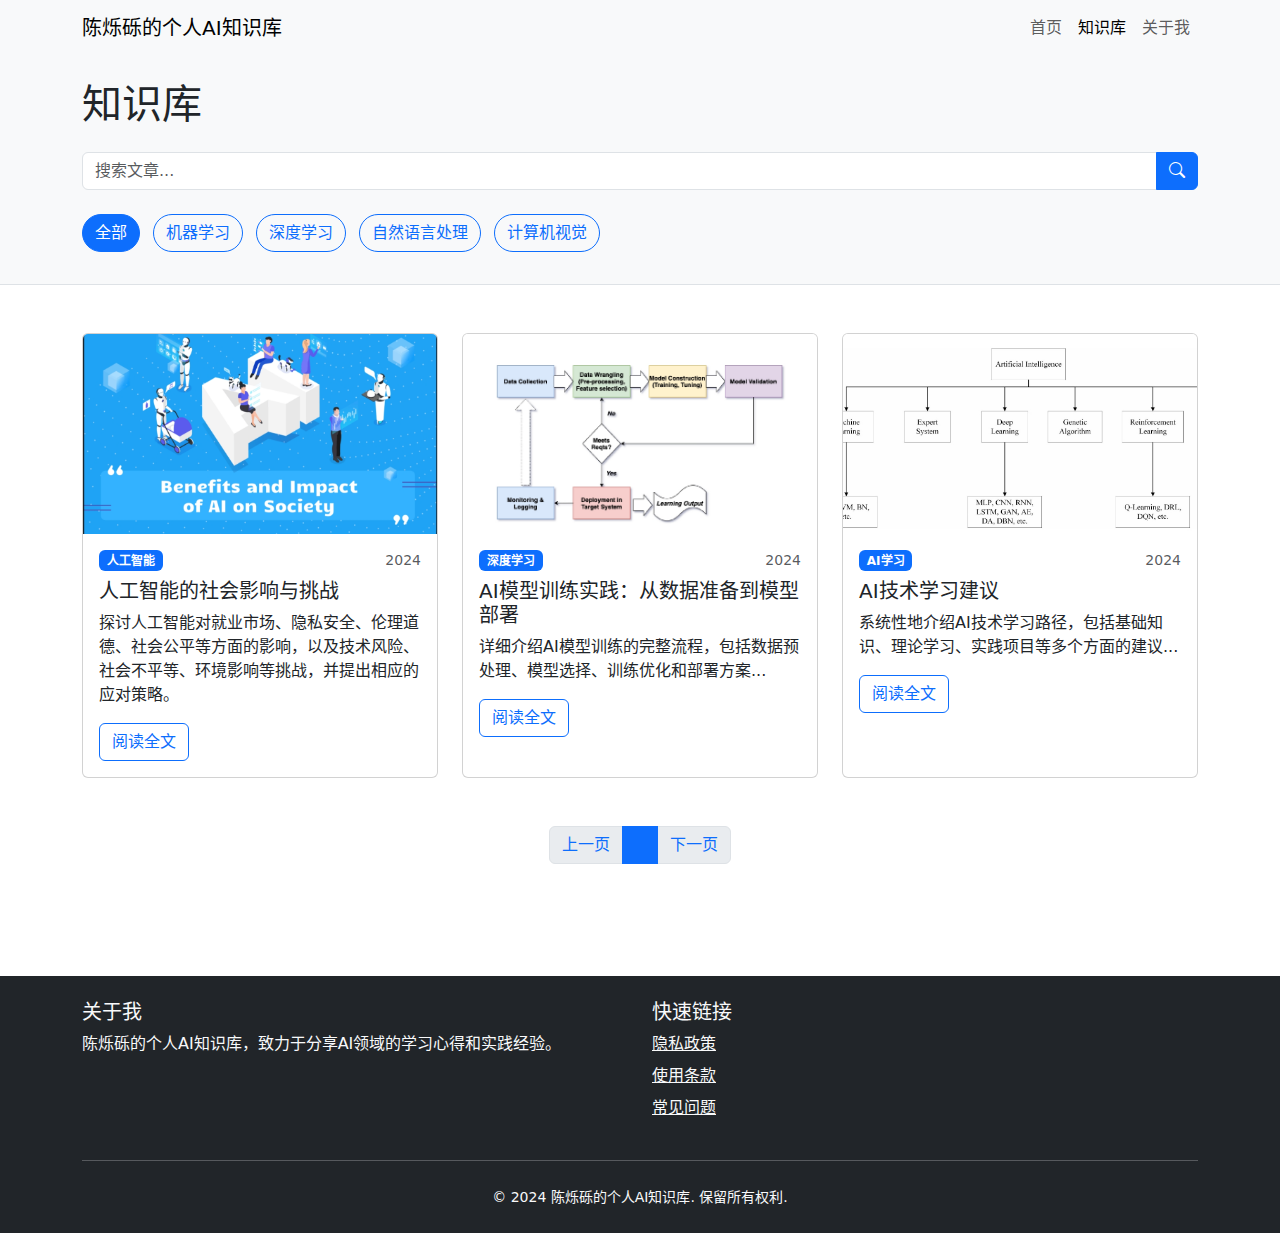
<file: knowledge-base.html>
<!DOCTYPE html>
<html lang="zh-CN">
<head>
    <meta charset="UTF-8">
    <meta name="viewport" content="width=device-width, initial-scale=1.0">
    <title>知识库 - 陈烁砾的个人AI知识库</title>
    <link href="https://cdn.jsdelivr.net/npm/bootstrap@5.3.0/dist/css/bootstrap.min.css" rel="stylesheet">
    <link href="https://cdn.jsdelivr.net/npm/bootstrap-icons@1.11.0/font/bootstrap-icons.css" rel="stylesheet">
    <link href="css/style.css" rel="stylesheet">
</head>
<body>
    <!-- 导航栏 -->
    <nav class="navbar navbar-expand-lg navbar-light bg-light fixed-top">
        <div class="container">
            <a class="navbar-brand" href="index.html">
                <span>陈烁砾的个人AI知识库</span>
            </a>
            <button class="navbar-toggler" type="button" data-bs-toggle="collapse" data-bs-target="#navbarNav">
                <span class="navbar-toggler-icon"></span>
            </button>
            <div class="collapse navbar-collapse" id="navbarNav">
                <ul class="navbar-nav ms-auto">
                    <li class="nav-item">
                        <a class="nav-link" href="index.html">首页</a>
                    </li>
                    <li class="nav-item">
                        <a class="nav-link active" href="knowledge-base.html">知识库</a>
                    </li>
                    <li class="nav-item">
                        <a class="nav-link" href="about.html">关于我</a>
                    </li>
                </ul>
            </div>
        </div>
    </nav>

    <!-- 知识库头部 -->
    <header class="kb-header py-4 bg-light">
        <div class="container">
            <h1 class="mb-4">知识库</h1>
            <!-- 搜索栏 -->
            <div class="search-box mb-4">
                <form action="https://www.baidu.com/s" method="get" target="_blank" class="input-group">
                    <input type="text" name="wd" class="form-control" placeholder="搜索文章...">
                    <button class="btn btn-primary" type="submit">
                        <i class="bi bi-search"></i>
                    </button>
                </form>
            </div>
            <!-- 分类筛选 -->
            <div class="category-filters">
                <button class="btn btn-outline-primary active me-2 mb-2">全部</button>
                <button class="btn btn-outline-primary me-2 mb-2" data-bs-toggle="tooltip" data-bs-placement="bottom" 
                    title="通过分析数据总结规律并预测新数据，分为监督学习、无监督学习、半监督学习和强化学习">
                    机器学习
                </button>
                <button class="btn btn-outline-primary me-2 mb-2" data-bs-toggle="tooltip" data-bs-placement="bottom" 
                    title="一种机器学习方法，通过增加神经网络的隐藏层来增强模型能力">
                    深度学习
                </button>
                <button class="btn btn-outline-primary me-2 mb-2" data-bs-toggle="tooltip" data-bs-placement="bottom" 
                    title="使计算机能够理解、生成和处理人类语言">
                    自然语言处理
                </button>
                <button class="btn btn-outline-primary me-2 mb-2" data-bs-toggle="tooltip" data-bs-placement="bottom" 
                    title="让计算机具备视觉感知能力，包括图像处理、目标检测和图像识别">
                    计算机视觉
                </button>
            </div>
        </div>
    </header>

    <!-- 文章列表 -->
    <section class="articles-list py-5">
        <div class="container">
            <div class="row g-4">
                <!-- 第一篇文章 -->
                <div class="col-md-6 col-lg-4">
                    <article class="card h-100">
                        <img src="imgs/社会影响.jpeg" class="card-img-top" alt="人工智能的社会影响与挑战">
                        <div class="card-body">
                            <div class="d-flex justify-content-between align-items-center mb-2">
                                <span class="badge bg-primary">人工智能</span>
                                <small class="text-muted">2024</small>
                            </div>
                            <h2 class="card-title h5">人工智能的社会影响与挑战</h2>
                            <p class="card-text">探讨人工智能对就业市场、隐私安全、伦理道德、社会公平等方面的影响，以及技术风险、社会不平等、环境影响等挑战，并提出相应的应对策略。</p>
                            <a href="article4.html" class="btn btn-outline-primary">阅读全文</a>
                        </div>
                    </article>
                </div>

                <!-- 第二篇文章 -->
                <div class="col-md-6 col-lg-4">
                    <article class="card h-100">
                        <img src="imgs/屏幕截图_24-12-2024_225733_metaso.cn.jpeg" class="card-img-top" alt="AI模型训练实践">
                        <div class="card-body">
                            <div class="d-flex justify-content-between align-items-center mb-2">
                                <span class="badge bg-primary">深度学习</span>
                                <small class="text-muted">2024</small>
                            </div>
                            <h2 class="card-title h5">AI模型训练实践：从数据准备到模型部署</h2>
                            <p class="card-text">详细介绍AI模型训练的完整流程，包括数据预处理、模型选择、训练优化和部署方案...</p>
                            <a href="article3.html" class="btn btn-outline-primary">阅读全文</a>
                        </div>
                    </article>
                </div>

                <!-- 第三篇文章 -->
                <div class="col-md-6 col-lg-4">
                    <article class="card h-100">
                        <img src="imgs/AI学习建议.jpeg" class="card-img-top" alt="AI技术学习建议">
                        <div class="card-body">
                            <div class="d-flex justify-content-between align-items-center mb-2">
                                <span class="badge bg-primary">AI学习</span>
                                <small class="text-muted">2024</small>
                            </div>
                            <h2 class="card-title h5">AI技术学习建议</h2>
                            <p class="card-text">系统性地介绍AI技术学习路径，包括基础知识、理论学习、实践项目等多个方面的建议...</p>
                            <a href="article5.html" class="btn btn-outline-primary">阅读全文</a>
                        </div>
                    </article>
                </div>
            </div>

            <!-- 分页 -->
            <nav class="mt-5" aria-label="文章分页">
                <ul class="pagination justify-content-center">
                    <li class="page-item disabled">
                        <a class="page-link" href="#" tabindex="-1">上一页</a>
                    </li>
                    <li class="page-item active"><a class="page-link" href="#">1</a></li>
                    <li class="page-item disabled">
                        <a class="page-link" href="#">下一页</a>
                    </li>
                </ul>
            </nav>
        </div>
    </section>

    <!-- 页脚 -->
    <footer class="bg-dark text-light py-4 mt-5">
        <div class="container">
            <div class="row">
                <div class="col-md-6">
                    <h5>关于我</h5>
                    <p>陈烁砾的个人AI知识库，致力于分享AI领域的学习心得和实践经验。</p>
                </div>
                <div class="col-md-6">
                    <h5>快速链接</h5>
                    <ul class="list-unstyled">
                        <li><a href="#" class="text-light">隐私政策</a></li>
                        <li><a href="#" class="text-light">使用条款</a></li>
                        <li><a href="#" class="text-light">常见问题</a></li>
                    </ul>
                </div>
            </div>
            <hr class="my-4">
            <div class="text-center">
                <small>&copy; 2024 陈烁砾的个人AI知识库. 保留所有权利.</small>
            </div>
        </div>
    </footer>

    <script src="https://cdn.jsdelivr.net/npm/bootstrap@5.3.0/dist/js/bootstrap.bundle.min.js"></script>
    <script>
        // 初始化所有的工具提示
        var tooltipTriggerList = [].slice.call(document.querySelectorAll('[data-bs-toggle="tooltip"]'))
        var tooltipList = tooltipTriggerList.map(function (tooltipTriggerEl) {
            return new bootstrap.Tooltip(tooltipTriggerEl)
        })
    </script>
</body>
</html>
</file>
<file: css/style.css>
/* 通用样式 */
body {
    padding-top: 56px;
}

/* 欢迎区域样式 */
.hero-section {
    background: linear-gradient(rgba(0, 0, 0, 0.6), rgba(0, 0, 0, 0.6)), url('../imgs/R-C.jpg');
    background-size: cover;
    background-position: center;
    color: white;
    padding: 100px 0;
    margin-bottom: 40px;
}

/* 响应式调整 */
@media (max-width: 768px) {
    .hero-section {
        padding: 60px 0;
    }
    
    .hero-section h1 {
        font-size: 2rem;
    }
} 

/* 知识库概览 */
.knowledge-overview .card {
    transition: transform 0.3s ease;
}

.knowledge-overview .card:hover {
    transform: translateY(-5px);
}

.knowledge-overview .card-title {
    font-size: 1.5rem;
    margin-bottom: 1rem;
}

.knowledge-overview .bi {
    font-size: 1.8rem;
    margin-right: 0.5rem;
    color: #0d6efd;
}

/* 特色文章 */
.featured-articles .card-img-top {
    height: 200px;
    object-fit: cover;
}

/* 最新更新 */
.latest-updates .card {
    transition: box-shadow 0.3s ease;
}

.latest-updates .card:hover {
    box-shadow: 0 5px 15px rgba(0,0,0,0.1);
}

/* 页脚 */
footer .social-links a {
    font-size: 1.5rem;
    transition: color 0.3s ease;
}

footer .social-links a:hover {
    color: #0d6efd !important;
}

footer ul li {
    margin-bottom: 0.5rem;
}

/* 知识库页面样式 */
.kb-header {
    background-color: #f8f9fa;
    border-bottom: 1px solid #dee2e6;
}

.search-box .form-control:focus {
    box-shadow: none;
    border-color: #0d6efd;
}

.category-filters .btn {
    border-radius: 20px;
}

.articles-list .card {
    transition: transform 0.3s ease, box-shadow 0.3s ease;
}

.articles-list .card:hover {
    transform: translateY(-5px);
    box-shadow: 0 5px 15px rgba(0,0,0,0.1);
}

.articles-list .card-img-top {
    height: 200px;
    object-fit: cover;
}

.pagination .page-link {
    color: #0d6efd;
}

.pagination .page-item.active .page-link {
    background-color: #0d6efd;
    border-color: #0d6efd;
}

/* 关于我页面样式 */
.about-section {
    padding-top: 2rem;
}

.profile-image img {
    max-width: 300px;
    margin: 0 auto;
    display: block;
}

.skills-section .card {
    transition: transform 0.3s ease;
}

.skills-section .card:hover {
    transform: translateY(-5px);
}

.skills-section .card-title {
    font-size: 1.25rem;
    margin-bottom: 1rem;
}

.skills-section .bi {
    margin-right: 0.5rem;
}

.timeline .card {
    border-left: 4px solid #0d6efd;
}

.social-links .btn {
    transition: all 0.3s ease;
}

.social-links .btn:hover {
    transform: translateY(-2px);
}
</file>
